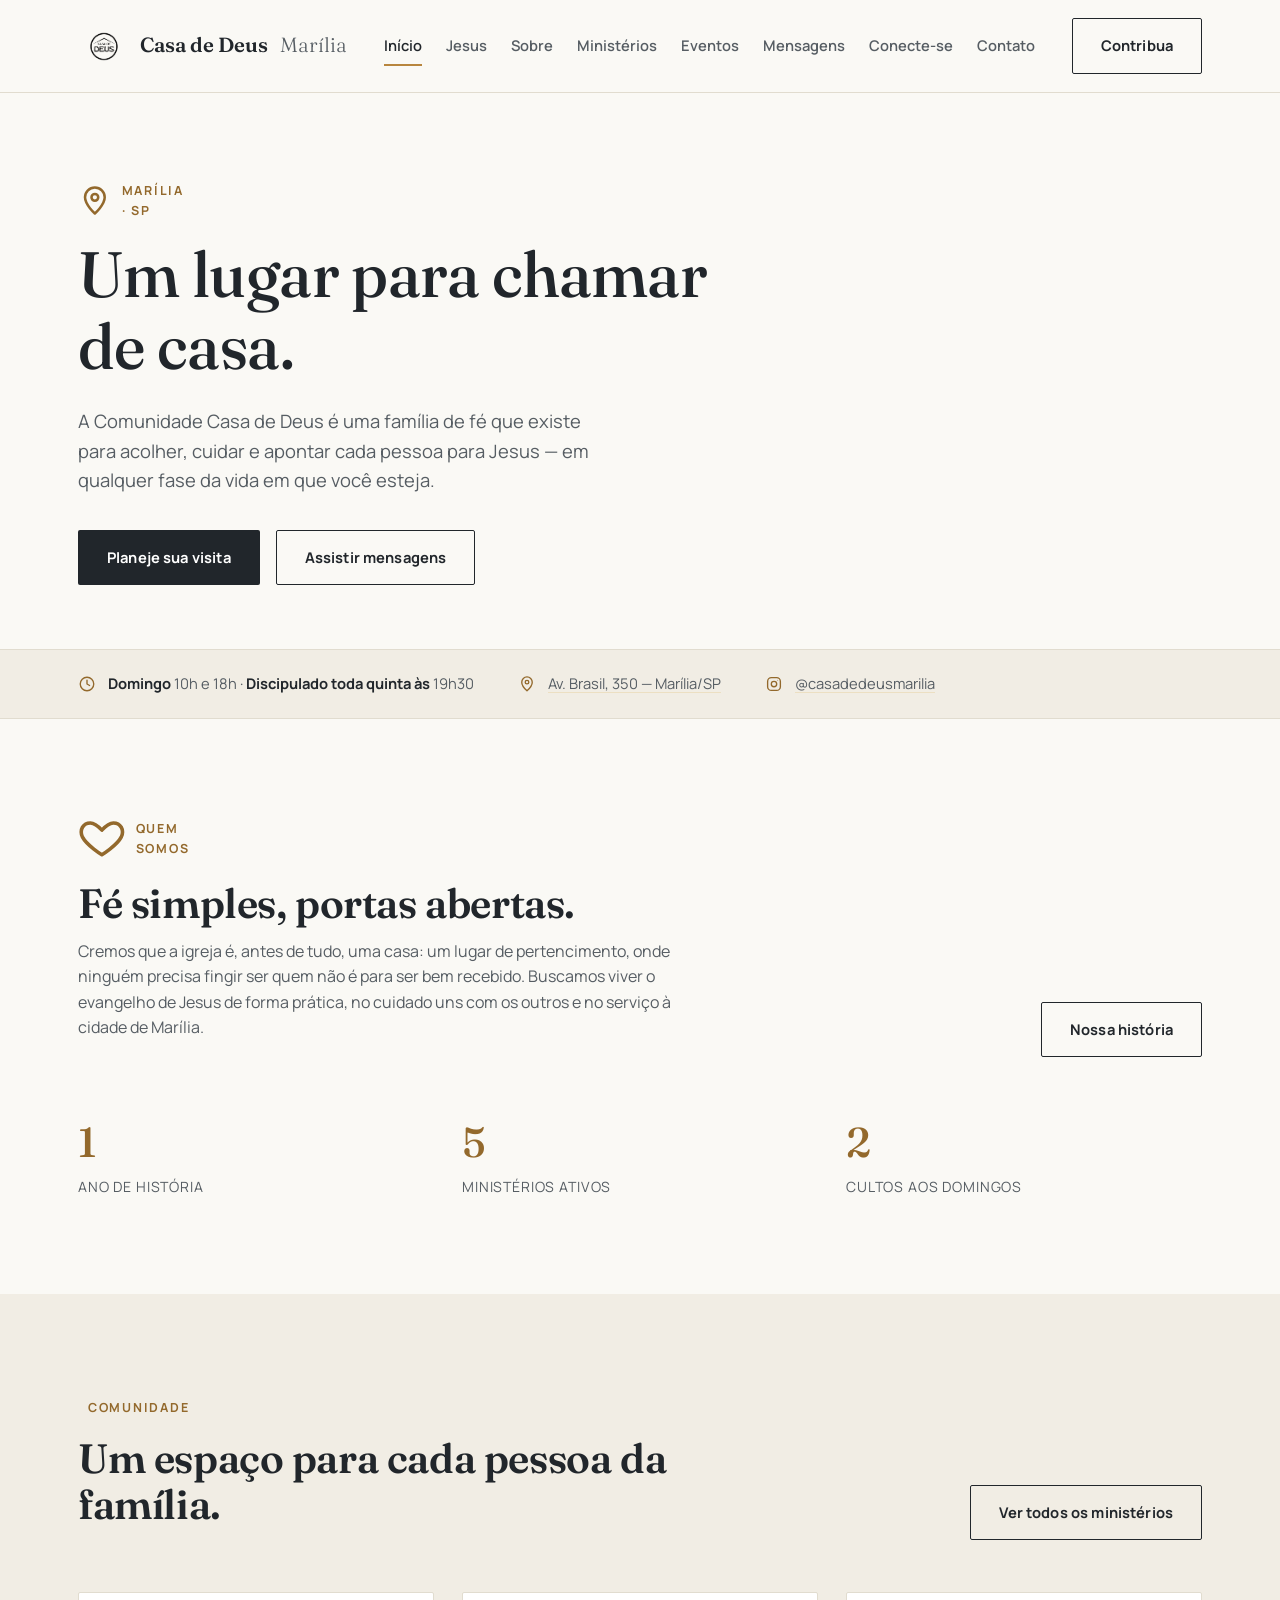
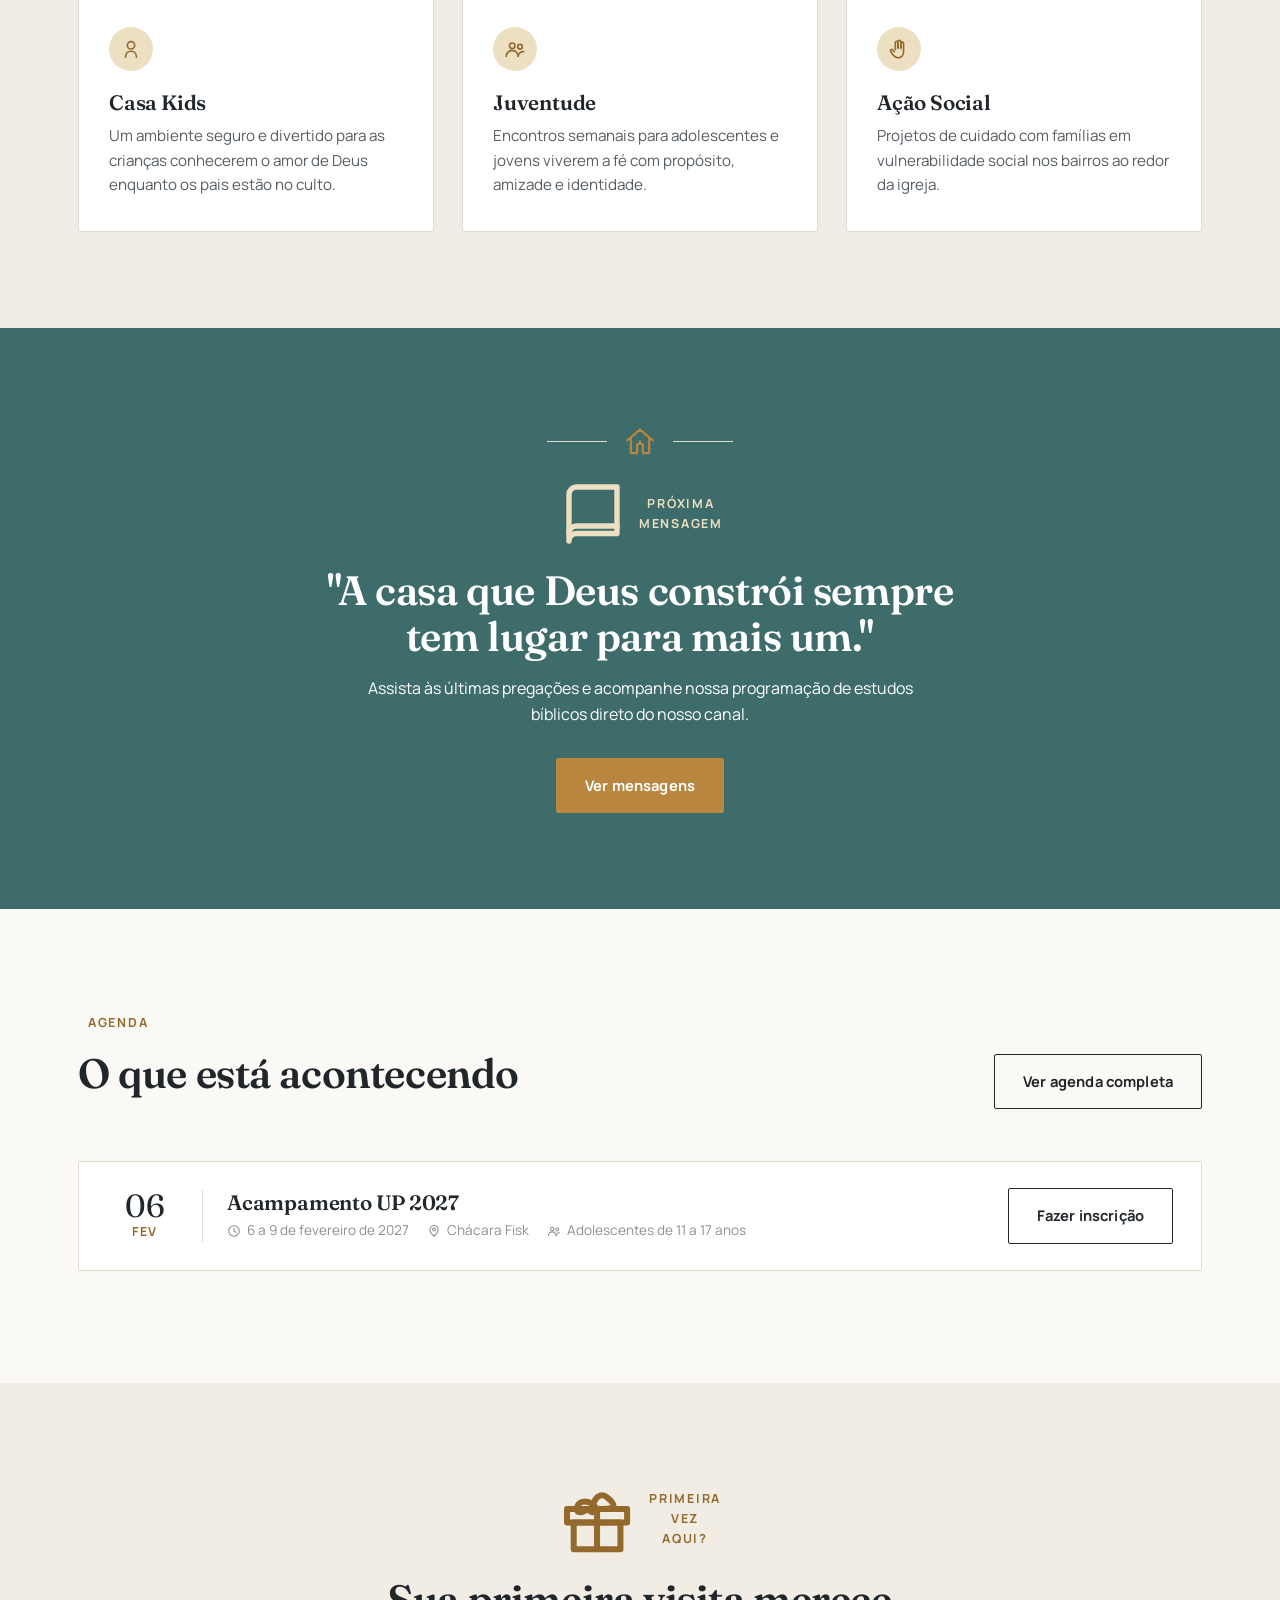
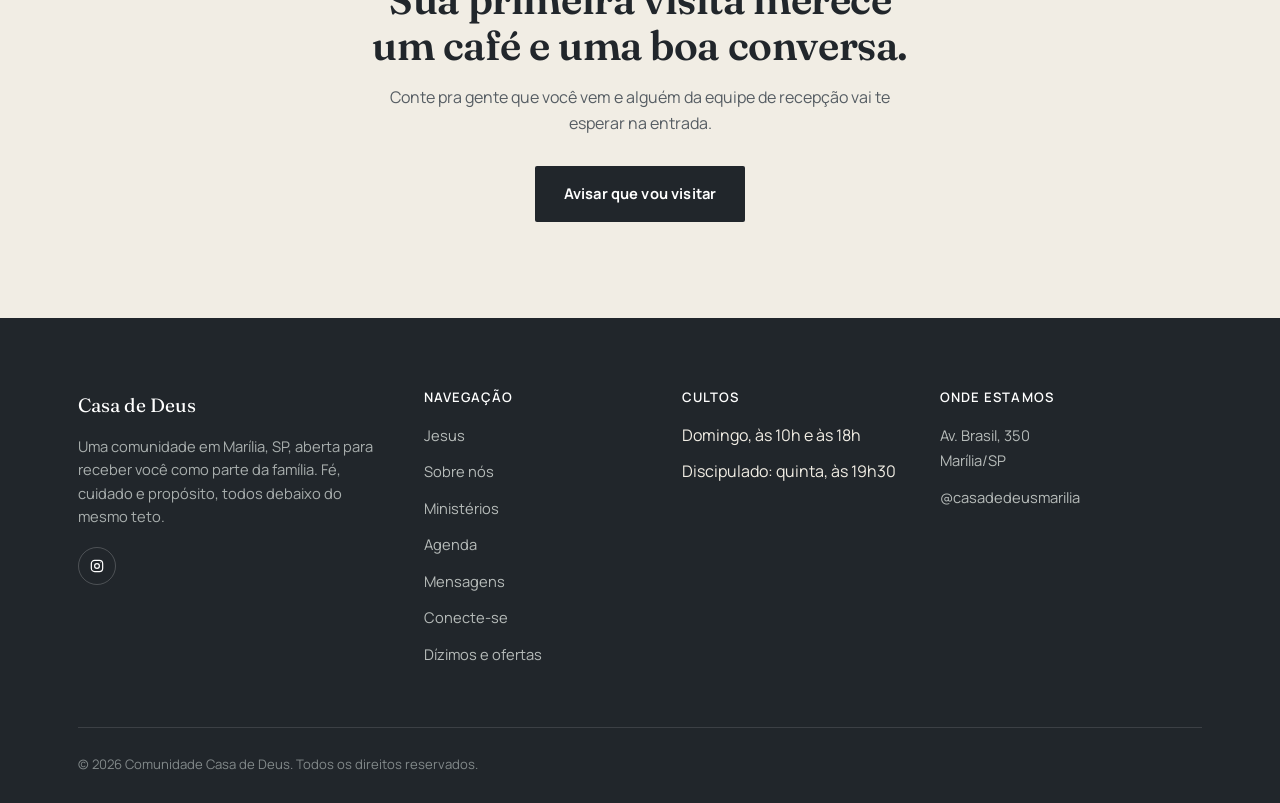
<file: index.html>
<!DOCTYPE html>
<html lang="pt-BR">
<head>
  <meta charset="UTF-8">
  <meta name="viewport" content="width=device-width, initial-scale=1.0">
  <title>Comunidade Casa de Deus — Igreja em Marília, SP</title>
  <meta name="description" content="A Comunidade Casa de Deus é uma igreja em Marília, SP. Conheça nossos horários de culto, ministérios, eventos e mensagens.">
  <link rel="icon" href="data:image/svg+xml,<svg xmlns=%22http://www.w3.org/2000/svg%22 viewBox=%220 0 24 24%22><path d=%22M3 11.5 12 4l9 7.5%22 fill=%22none%22 stroke=%22%23B8863E%22 stroke-width=%222%22 stroke-linecap=%22round%22 stroke-linejoin=%22round%22/><path d=%22M5.5 10v9.5h4V15h5v4.5h4V10%22 fill=%22none%22 stroke=%22%23B8863E%22 stroke-width=%222%22 stroke-linecap=%22round%22 stroke-linejoin=%22round%22/></svg>">
  <link rel="preconnect" href="https://fonts.googleapis.com">
  <link rel="preconnect" href="https://fonts.gstatic.com" crossorigin>
  <link href="https://fonts.googleapis.com/css2?family=Fraunces:ital,opsz,wght@0,9..144,300;0,9..144,500;0,9..144,600;1,9..144,500&family=Manrope:wght@400;500;700;800&display=swap" rel="stylesheet">
  <link rel="stylesheet" href="css/style.css">
</head>
<body>
  <header class="site-header">
    <div class="header-inner">
      <a href="index.html" class="logo"><img src="images/logo.png" alt="Comunidade Casa de Deus" class="logo-img">Casa de Deus<span>Marília</span></a>

      <nav class="main-nav" id="main-nav">
        <a href="index.html" class="active">Início</a>
        <a href="jesus.html">Jesus</a>
        <a href="sobre.html">Sobre</a>
        <a href="ministerios.html">Ministérios</a>
        <a href="eventos.html">Eventos</a>
        <a href="mensagens.html">Mensagens</a>
        <a href="conecte-se.html">Conecte-se</a>
        <a href="contato.html">Contato</a>
        <a href="ofertas.html" class="nav-mobile-only">Dízimos e ofertas</a>
      </nav>
      <div class="header-cta">
        <a href="ofertas.html" class="btn btn-ghost">Contribua</a>
        <button class="nav-toggle" id="nav-toggle" aria-label="Abrir menu" aria-expanded="false"><span></span></button>
      </div>
    </div>
  </header>

  
  <section class="hero">
    <svg class="house-mark house-watermark hero-watermark" width="520" height="520" viewBox="0 0 24 24" xmlns="http://www.w3.org/2000/svg" aria-hidden="true">
  <path d="M2 11.5 12 3l10 8.5"/>
  <path d="M5 10v10a1 1 0 0 0 1 1h4a1 1 0 0 0 1-1v-5a1 1 0 0 1 1-1h2a1 1 0 0 1 1 1v5a1 1 0 0 0 1 1h4a1 1 0 0 0 1-1V10"/>
  <circle cx="12" cy="13" r="1"/>
</svg>
    <div class="container">
      <div class="hero-inner reveal in">
        <div class="eyebrow"><svg viewBox="0 0 24 24" fill="none" stroke="currentColor" stroke-width="1.8" stroke-linecap="round" stroke-linejoin="round" xmlns="http://www.w3.org/2000/svg"><path d="M12 21s-7-6.2-7-11.5A7 7 0 0 1 19 9.5C19 14.8 12 21 12 21Z"/><circle cx="12" cy="9.5" r="2.4"/></svg> Marília · SP</div>
        <h1>Um lugar para chamar<br>de casa.</h1>
        <p class="lead">A Comunidade Casa de Deus é uma família de fé que existe para acolher, cuidar e apontar cada pessoa para Jesus — em qualquer fase da vida em que você esteja.</p>
        <div class="hero-actions">
          <a href="contato.html" class="btn btn-primary">Planeje sua visita</a>
          <a href="mensagens.html" class="btn btn-ghost">Assistir mensagens</a>
        </div>
      </div>
    </div>
  </section>

  <section class="info-strip">
    <div class="container">
      <div class="info-item"><svg viewBox="0 0 24 24" fill="none" stroke="currentColor" stroke-width="1.8" stroke-linecap="round" stroke-linejoin="round" xmlns="http://www.w3.org/2000/svg"><circle cx="12" cy="12" r="9"/><path d="M12 7v5l3.5 2"/></svg> <span><strong>Domingo</strong> 10h e 18h · <strong>Discipulado toda quinta às</strong> 19h30</span></div>
      <div class="info-item"><svg viewBox="0 0 24 24" fill="none" stroke="currentColor" stroke-width="1.8" stroke-linecap="round" stroke-linejoin="round" xmlns="http://www.w3.org/2000/svg"><path d="M12 21s-7-6.2-7-11.5A7 7 0 0 1 19 9.5C19 14.8 12 21 12 21Z"/><circle cx="12" cy="9.5" r="2.4"/></svg> <a href="https://www.google.com/maps/search/?api=1&query=Avenida+Brasil%2C+350%2C+Mar%C3%ADlia+-+SP" target="_blank" rel="noopener">Av. Brasil, 350 — Marília/SP</a></div>
      <div class="info-item"><svg viewBox="0 0 24 24" fill="none" stroke="currentColor" stroke-width="1.8" stroke-linecap="round" stroke-linejoin="round" xmlns="http://www.w3.org/2000/svg"><rect x="3.5" y="3.5" width="17" height="17" rx="5"/><circle cx="12" cy="12" r="3.6"/><circle cx="17" cy="7" r="0.6" fill="currentColor" stroke="none"/></svg> <a href="https://www.instagram.com/casadedeusmarilia/" target="_blank" rel="noopener">@casadedeusmarilia</a></div>
    </div>
  </section>

  <section class="section">
    <div class="container">
      <div class="section-head reveal">
        <div class="head-text">
          <div class="eyebrow"><svg viewBox="0 0 24 24" fill="none" stroke="currentColor" stroke-width="1.8" stroke-linecap="round" stroke-linejoin="round" xmlns="http://www.w3.org/2000/svg"><path d="M12 20s-7.5-4.6-9.8-9C.6 7.4 2.6 4 6.2 4c2 0 3.4 1 5.8 3.6C14.4 5 15.8 4 17.8 4c3.6 0 5.6 3.4 4 7C19.5 15.4 12 20 12 20Z"/></svg> Quem somos</div>
          <h2>Fé simples, portas abertas.</h2>
          <p>Cremos que a igreja é, antes de tudo, uma casa: um lugar de pertencimento, onde ninguém precisa fingir ser quem não é para ser bem recebido. Buscamos viver o evangelho de Jesus de forma prática, no cuidado uns com os outros e no serviço à cidade de Marília.</p>
        </div>
        <a href="sobre.html" class="btn btn-ghost">Nossa história</a>
      </div>
      <div class="grid grid-3">
        <div class="stat reveal"><div class="num">1</div><div class="label">Ano de história</div></div>
        <div class="stat reveal"><div class="num">5</div><div class="label">Ministérios ativos</div></div>
        <div class="stat reveal"><div class="num">2</div><div class="label">Cultos aos domingos</div></div>
      </div>
    </div>
  </section>

  <section class="section section-alt">
    <div class="container">
      <div class="section-head reveal">
        <div class="head-text">
          <div class="eyebrow"><svg viewBox="0 0 24 24" fill="none" stroke="currentColor" stroke-width="1.8" stroke-linecap="round" stroke-linejoin="round" xmlns="http://www.w3.org/2000/svg"><circle cx="9" cy="8.5" r="3"/><path d="M2.5 20a6.5 6.5 0 0 1 13 0"/><circle cx="17.5" cy="9.5" r="2.5"/><path d="M15.5 20a5.2 5.2 0 0 1 6-5"/></svg> Comunidade</div>
          <h2>Um espaço para cada pessoa da família.</h2>
        </div>
        <a href="ministerios.html" class="btn btn-ghost">Ver todos os ministérios</a>
      </div>
      <div class="grid grid-3">
        <div class="card reveal">
          <div class="card-icon"><svg viewBox="0 0 24 24" fill="none" stroke="currentColor" stroke-width="1.8" stroke-linecap="round" stroke-linejoin="round" xmlns="http://www.w3.org/2000/svg"><circle cx="12" cy="8" r="4"/><path d="M6 21c0-4 2.5-6.5 6-6.5s6 2.5 6 6.5"/></svg></div>
          <h3>Casa Kids</h3>
          <p>Um ambiente seguro e divertido para as crianças conhecerem o amor de Deus enquanto os pais estão no culto.</p>
        </div>
        <div class="card reveal">
          <div class="card-icon"><svg viewBox="0 0 24 24" fill="none" stroke="currentColor" stroke-width="1.8" stroke-linecap="round" stroke-linejoin="round" xmlns="http://www.w3.org/2000/svg"><circle cx="9" cy="8.5" r="3"/><path d="M2.5 20a6.5 6.5 0 0 1 13 0"/><circle cx="17.5" cy="9.5" r="2.5"/><path d="M15.5 20a5.2 5.2 0 0 1 6-5"/></svg></div>
          <h3>Juventude</h3>
          <p>Encontros semanais para adolescentes e jovens viverem a fé com propósito, amizade e identidade.</p>
        </div>
        <div class="card reveal">
          <div class="card-icon"><svg viewBox="0 0 24 24" fill="none" stroke="currentColor" stroke-width="1.8" stroke-linecap="round" stroke-linejoin="round" xmlns="http://www.w3.org/2000/svg"><path d="M8 12.5V5a1.5 1.5 0 0 1 3 0v6"/><path d="M11 11V4a1.5 1.5 0 0 1 3 0v7"/><path d="M14 11.3V6a1.5 1.5 0 0 1 3 0v9c0 3.9-2.5 6.5-6 6.5-2.4 0-3.8-.9-5.4-3l-2.8-4a1.4 1.4 0 0 1 2.2-1.7L7 15"/></svg></div>
          <h3>Ação Social</h3>
          <p>Projetos de cuidado com famílias em vulnerabilidade social nos bairros ao redor da igreja.</p>
        </div>
      </div>
    </div>
  </section>

  <section class="section section-teal">
    <div class="container text-center">
      <div class="divider-house"><svg class="house-mark" style="width:34px;height:34px;" viewBox="0 0 24 24" xmlns="http://www.w3.org/2000/svg" aria-hidden="true">
  <path d="M3 11.5 12 4l9 7.5"/>
  <path d="M5.5 10v9.5a1 1 0 0 0 1 1H9a1 1 0 0 0 1-1V15a1 1 0 0 1 1-1h2a1 1 0 0 1 1 1v4.5a1 1 0 0 0 1 1h2.5a1 1 0 0 0 1-1V10"/>
  <circle cx="12" cy="12.6" r="1"/>
</svg></div>
      <div class="eyebrow" style="justify-content:center;"><svg viewBox="0 0 24 24" fill="none" stroke="currentColor" stroke-width="1.8" stroke-linecap="round" stroke-linejoin="round" xmlns="http://www.w3.org/2000/svg"><path d="M4 5.5A2.5 2.5 0 0 1 6.5 3H20v15.5H6.5A2.5 2.5 0 0 0 4 21Z"/><path d="M4 18.5A2.5 2.5 0 0 1 6.5 16H20"/></svg> Próxima mensagem</div>
      <h2 style="max-width:640px; margin-left:auto; margin-right:auto;">"A casa que Deus constrói sempre tem lugar para mais um."</h2>
      <p style="max-width:560px; margin:0 auto 30px;">Assista às últimas pregações e acompanhe nossa programação de estudos bíblicos direto do nosso canal.</p>
      <a href="mensagens.html" class="btn btn-gold">Ver mensagens</a>
    </div>
  </section>

  <section class="section">
    <div class="container">
      <div class="section-head reveal">
        <div class="head-text">
          <div class="eyebrow"><svg viewBox="0 0 24 24" fill="none" stroke="currentColor" stroke-width="1.8" stroke-linecap="round" stroke-linejoin="round" xmlns="http://www.w3.org/2000/svg"><circle cx="12" cy="12" r="9"/><path d="M12 7v5l3.5 2"/></svg> Agenda</div>
          <h2>O que está acontecendo</h2>
        </div>
        <a href="eventos.html" class="btn btn-ghost">Ver agenda completa</a>
      </div>
      <div class="event-card reveal">
        <div class="event-date"><div class="day">06</div><div class="month">Fev</div></div>
        <div class="event-info">
          <h3>Acampamento UP 2027</h3>
          <div class="event-meta"><span><svg viewBox="0 0 24 24" fill="none" stroke="currentColor" stroke-width="1.8" stroke-linecap="round" stroke-linejoin="round" xmlns="http://www.w3.org/2000/svg"><circle cx="12" cy="12" r="9"/><path d="M12 7v5l3.5 2"/></svg> 6 a 9 de fevereiro de 2027</span><span><svg viewBox="0 0 24 24" fill="none" stroke="currentColor" stroke-width="1.8" stroke-linecap="round" stroke-linejoin="round" xmlns="http://www.w3.org/2000/svg"><path d="M12 21s-7-6.2-7-11.5A7 7 0 0 1 19 9.5C19 14.8 12 21 12 21Z"/><circle cx="12" cy="9.5" r="2.4"/></svg> Chácara Fisk</span><span><svg viewBox="0 0 24 24" fill="none" stroke="currentColor" stroke-width="1.8" stroke-linecap="round" stroke-linejoin="round" xmlns="http://www.w3.org/2000/svg"><circle cx="9" cy="8.5" r="3"/><path d="M2.5 20a6.5 6.5 0 0 1 13 0"/><circle cx="17.5" cy="9.5" r="2.5"/><path d="M15.5 20a5.2 5.2 0 0 1 6-5"/></svg> Adolescentes de 11 a 17 anos</span></div>
        </div>
        <a href="https://www.e-inscricao.com/casadedeusmarilia/acampamentoup2027" target="_blank" rel="noopener" class="btn btn-ghost">Fazer inscrição</a>
      </div>
    </div>
  </section>

  <section class="section section-alt">
    <div class="container text-center reveal">
      <div class="eyebrow" style="justify-content:center;"><svg viewBox="0 0 24 24" fill="none" stroke="currentColor" stroke-width="1.8" stroke-linecap="round" stroke-linejoin="round" xmlns="http://www.w3.org/2000/svg"><rect x="3" y="9" width="18" height="4"/><rect x="5" y="13" width="14" height="8"/><path d="M12 9v12M12 9C10 6 6 6 6 9c0 1.3 1.3 1.3 3 0 1.7 1.3 3 1.3 3 0-2.7 0 0-6 3-3.5S18 9 12 9Z"/></svg> Primeira vez aqui?</div>
      <h2 style="max-width:560px; margin:0 auto .4em;">Sua primeira visita merece um café e uma boa conversa.</h2>
      <p style="max-width:520px; margin:0 auto 30px;">Conte pra gente que você vem e alguém da equipe de recepção vai te esperar na entrada.</p>
      <a href="contato.html" class="btn btn-primary">Avisar que vou visitar</a>
    </div>
  </section>


  <footer class="site-footer">
    <div class="container">
      <div class="footer-grid">
        <div class="footer-col">
          <div class="footer-logo">Casa de Deus</div>
          <p>Uma comunidade em Marília, SP, aberta para receber você como parte da família. Fé, cuidado e propósito, todos debaixo do mesmo teto.</p>
          <div class="social-row">
            <a href="https://www.instagram.com/casadedeusmarilia/" target="_blank" rel="noopener" aria-label="Instagram da Casa de Deus"><svg viewBox="0 0 24 24" fill="none" stroke="currentColor" stroke-width="1.8" stroke-linecap="round" stroke-linejoin="round" xmlns="http://www.w3.org/2000/svg"><rect x="3.5" y="3.5" width="17" height="17" rx="5"/><circle cx="12" cy="12" r="3.6"/><circle cx="17" cy="7" r="0.6" fill="currentColor" stroke="none"/></svg></a>
          </div>
        </div>
        <div class="footer-col">
          <h4>Navegação</h4>
          <ul>
            <li><a href="jesus.html">Jesus</a></li>
            <li><a href="sobre.html">Sobre nós</a></li>
            <li><a href="ministerios.html">Ministérios</a></li>
            <li><a href="eventos.html">Agenda</a></li>
            <li><a href="mensagens.html">Mensagens</a></li>
            <li><a href="conecte-se.html">Conecte-se</a></li>
            <li><a href="ofertas.html">Dízimos e ofertas</a></li>
          </ul>
        </div>
        <div class="footer-col">
          <h4>Cultos</h4>
          <ul>
            <li>Domingo, às 10h e às 18h</li>
            <li>Discipulado: quinta, às 19h30</li>
          </ul>
        </div>
        <div class="footer-col">
          <h4>Onde estamos</h4>
          <ul>
            <li><a href="https://www.google.com/maps/search/?api=1&query=Avenida+Brasil%2C+350%2C+Mar%C3%ADlia+-+SP" target="_blank" rel="noopener">Av. Brasil, 350<br>Marília/SP</a></li>
            <li><a href="https://www.instagram.com/casadedeusmarilia/" target="_blank" rel="noopener">@casadedeusmarilia</a></li>
          </ul>
        </div>
      </div>
      <div class="footer-bottom">
        <span>© <span data-year></span> Comunidade Casa de Deus. Todos os direitos reservados.</span>
      </div>
    </div>
  </footer>

  <script src="js/script.js"></script>
</body>
</html>
</file>
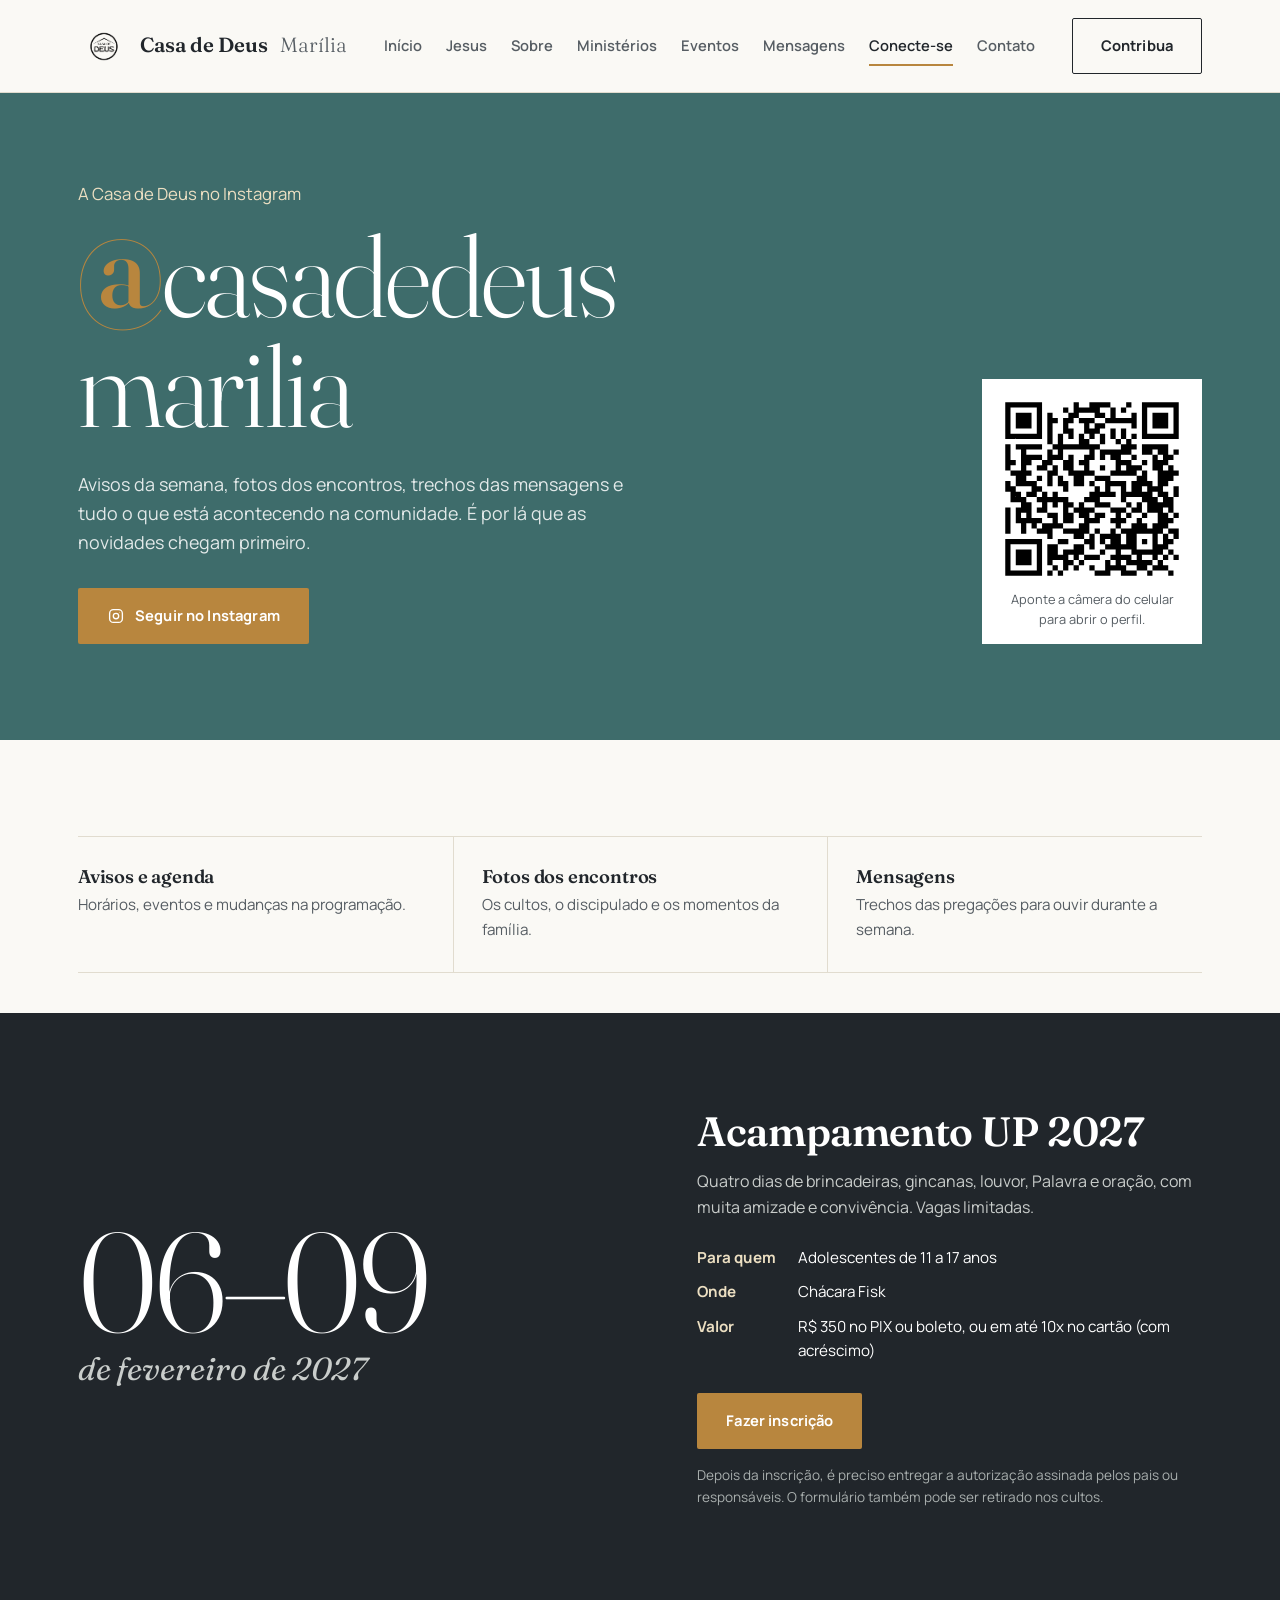
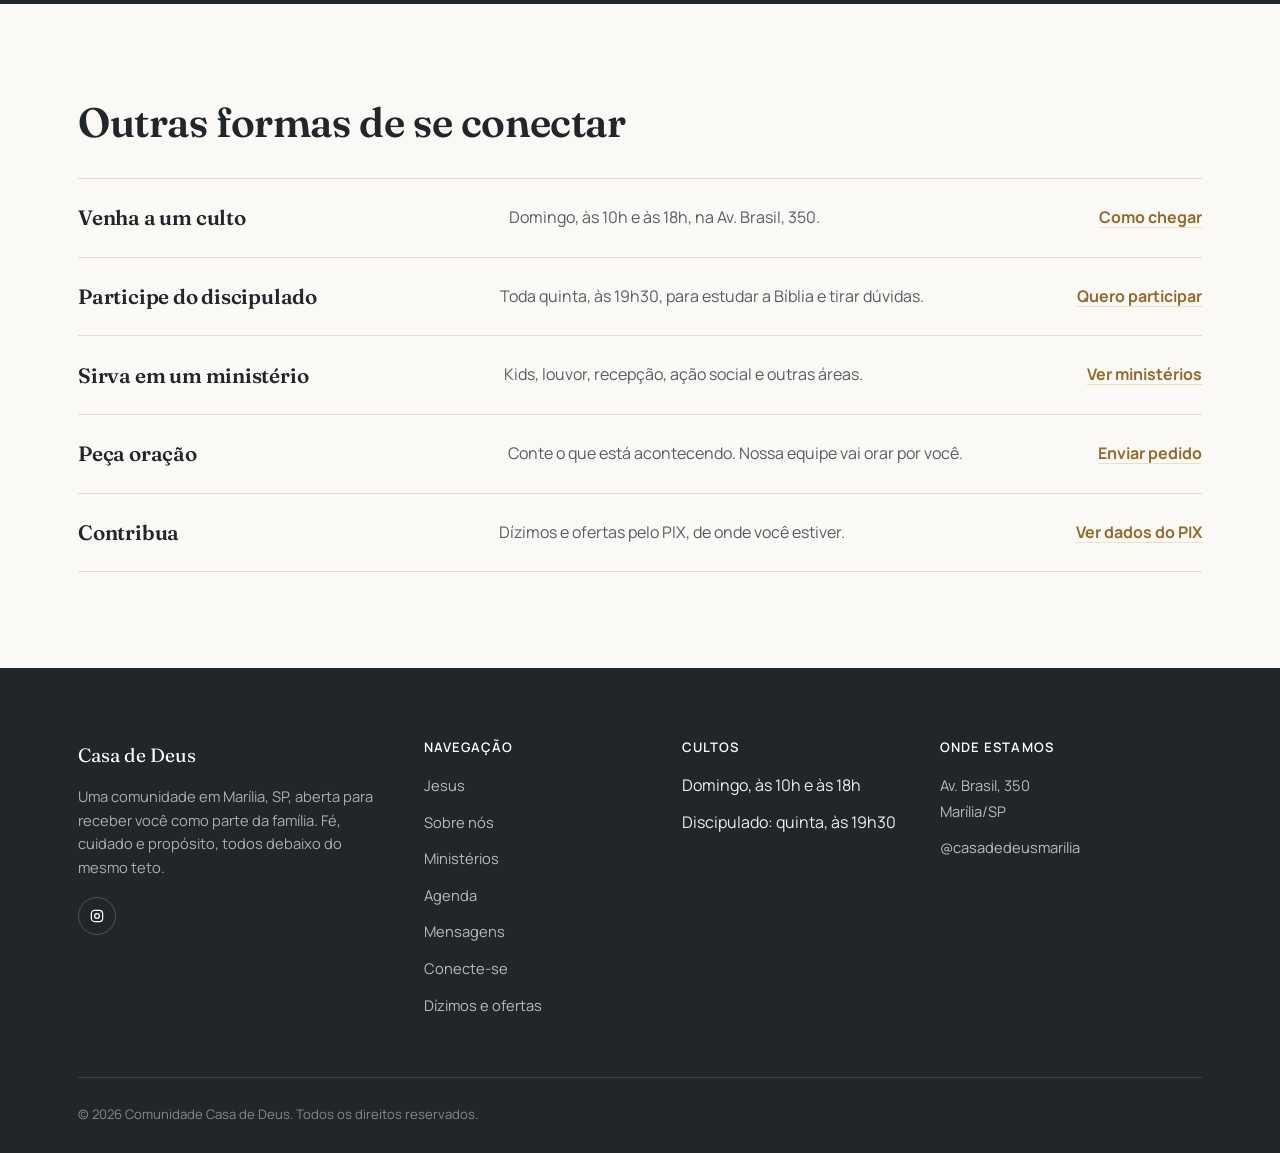
<file: conecte-se.html>
<!DOCTYPE html>
<html lang="pt-BR">
<head>
  <meta charset="UTF-8">
  <meta name="viewport" content="width=device-width, initial-scale=1.0">
  <title>Conecte-se — Comunidade Casa de Deus</title>
  <meta name="description" content="Siga a Casa de Deus no Instagram, inscreva-se no Acampamento UP 2027 e veja como fazer parte da comunidade em Marília.">
  <link rel="icon" href="data:image/svg+xml,<svg xmlns=%22http://www.w3.org/2000/svg%22 viewBox=%220 0 24 24%22><path d=%22M3 11.5 12 4l9 7.5%22 fill=%22none%22 stroke=%22%23B8863E%22 stroke-width=%222%22 stroke-linecap=%22round%22 stroke-linejoin=%22round%22/><path d=%22M5.5 10v9.5h4V15h5v4.5h4V10%22 fill=%22none%22 stroke=%22%23B8863E%22 stroke-width=%222%22 stroke-linecap=%22round%22 stroke-linejoin=%22round%22/></svg>">
  <link rel="preconnect" href="https://fonts.googleapis.com">
  <link rel="preconnect" href="https://fonts.gstatic.com" crossorigin>
  <link href="https://fonts.googleapis.com/css2?family=Fraunces:ital,opsz,wght@0,9..144,300;0,9..144,500;0,9..144,600;1,9..144,500&family=Manrope:wght@400;500;700;800&display=swap" rel="stylesheet">
  <link rel="stylesheet" href="css/style.css">
</head>

<body>
  <header class="site-header">
    <div class="header-inner">
      <a href="index.html" class="logo"><img src="images/logo.png" alt="Comunidade Casa de Deus" class="logo-img">Casa de Deus<span>Marília</span></a>

      <nav class="main-nav" id="main-nav">
        <a href="index.html">Início</a>
        <a href="jesus.html">Jesus</a>
        <a href="sobre.html">Sobre</a>
        <a href="ministerios.html">Ministérios</a>
        <a href="eventos.html">Eventos</a>
        <a href="mensagens.html">Mensagens</a>
        <a href="conecte-se.html" class="active">Conecte-se</a>
        <a href="contato.html">Contato</a>
        <a href="ofertas.html" class="nav-mobile-only">Dízimos e ofertas</a>
      </nav>
      <div class="header-cta">
        <a href="ofertas.html" class="btn btn-ghost">Contribua</a>
        <button class="nav-toggle" id="nav-toggle" aria-label="Abrir menu" aria-expanded="false"><span></span></button>
      </div>
    </div>
  </header>

  <main>
  <section class="ig-hero">
    <div class="container">
      <div>
        <p class="kicker">A Casa de Deus no Instagram</p>
        <p class="ig-handle"><a href="https://www.instagram.com/casadedeusmarilia/" target="_blank" rel="noopener"><span class="at">@</span>casadedeus<br>marilia</a></p>
        <p class="lead">Avisos da semana, fotos dos encontros, trechos das mensagens e tudo o que está acontecendo na comunidade. É por lá que as novidades chegam primeiro.</p>
        <a href="https://www.instagram.com/casadedeusmarilia/" target="_blank" rel="noopener" class="btn btn-gold"><svg viewBox="0 0 24 24" fill="none" stroke="currentColor" stroke-width="1.8" stroke-linecap="round" stroke-linejoin="round" xmlns="http://www.w3.org/2000/svg"><rect x="3.5" y="3.5" width="17" height="17" rx="5"/><circle cx="12" cy="12" r="3.6"/><circle cx="17" cy="7" r="0.6" fill="currentColor" stroke="none"/></svg> Seguir no Instagram</a>
      </div>
      <div class="ig-qr">
        <img src="images/instagram-qrcode.svg" alt="QR code para o Instagram @casadedeusmarilia" width="184" height="184">
        <p>Aponte a câmera do celular para abrir o perfil.</p>
      </div>
    </div>
  </section>

  <section class="section" style="padding-bottom:40px;">
    <div class="container">
      <div class="ig-topics">
        <div><h3>Avisos e agenda</h3><p>Horários, eventos e mudanças na programação.</p></div>
        <div><h3>Fotos dos encontros</h3><p>Os cultos, o discipulado e os momentos da família.</p></div>
        <div><h3>Mensagens</h3><p>Trechos das pregações para ouvir durante a semana.</p></div>
      </div>
    </div>
  </section>

  <section class="section camp" id="acampamento">
    <div class="container">
      <p class="camp-date"><span class="days">06–09</span><span class="month">de fevereiro de 2027</span></p>
      <div>
        <h2>Acampamento UP 2027</h2>
        <p>Quatro dias de brincadeiras, gincanas, louvor, Palavra e oração, com muita amizade e convivência. Vagas limitadas.</p>
        <dl>
          <dt>Para quem</dt><dd>Adolescentes de 11 a 17 anos</dd>
          <dt>Onde</dt><dd>Chácara Fisk</dd>
          <dt>Valor</dt><dd>R$ 350 no PIX ou boleto, ou em até 10x no cartão (com acréscimo)</dd>
        </dl>
        <a href="https://www.e-inscricao.com/casadedeusmarilia/acampamentoup2027" target="_blank" rel="noopener" class="btn btn-gold">Fazer inscrição</a>
        <p class="note">Depois da inscrição, é preciso entregar a autorização assinada pelos pais ou responsáveis. O formulário também pode ser retirado nos cultos.</p>
      </div>
    </div>
  </section>

  <section class="section">
    <div class="container">
      <h2 style="margin-bottom:32px;">Outras formas de se conectar</h2>
      <div class="connect-list">
        <div class="connect-row"><h3>Venha a um culto</h3><p>Domingo, às 10h e às 18h, na Av. Brasil, 350.</p><a class="link" href="https://www.google.com/maps/search/?api=1&query=Avenida+Brasil%2C+350%2C+Mar%C3%ADlia+-+SP" target="_blank" rel="noopener">Como chegar</a></div>
        <div class="connect-row"><h3>Participe do discipulado</h3><p>Toda quinta, às 19h30, para estudar a Bíblia e tirar dúvidas.</p><a class="link" href="contato.html">Quero participar</a></div>
        <div class="connect-row"><h3>Sirva em um ministério</h3><p>Kids, louvor, recepção, ação social e outras áreas.</p><a class="link" href="ministerios.html">Ver ministérios</a></div>
        <div class="connect-row"><h3>Peça oração</h3><p>Conte o que está acontecendo. Nossa equipe vai orar por você.</p><a class="link" href="contato.html">Enviar pedido</a></div>
        <div class="connect-row"><h3>Contribua</h3><p>Dízimos e ofertas pelo PIX, de onde você estiver.</p><a class="link" href="ofertas.html">Ver dados do PIX</a></div>
      </div>
    </div>
  </section>
  </main>

  <footer class="site-footer">
    <div class="container">
      <div class="footer-grid">
        <div class="footer-col">
          <div class="footer-logo">Casa de Deus</div>
          <p>Uma comunidade em Marília, SP, aberta para receber você como parte da família. Fé, cuidado e propósito, todos debaixo do mesmo teto.</p>
          <div class="social-row">
            <a href="https://www.instagram.com/casadedeusmarilia/" target="_blank" rel="noopener" aria-label="Instagram da Casa de Deus"><svg viewBox="0 0 24 24" fill="none" stroke="currentColor" stroke-width="1.8" stroke-linecap="round" stroke-linejoin="round" xmlns="http://www.w3.org/2000/svg"><rect x="3.5" y="3.5" width="17" height="17" rx="5"/><circle cx="12" cy="12" r="3.6"/><circle cx="17" cy="7" r="0.6" fill="currentColor" stroke="none"/></svg></a>
          </div>
        </div>
        <div class="footer-col">
          <h4>Navegação</h4>
          <ul>
            <li><a href="jesus.html">Jesus</a></li>
            <li><a href="sobre.html">Sobre nós</a></li>
            <li><a href="ministerios.html">Ministérios</a></li>
            <li><a href="eventos.html">Agenda</a></li>
            <li><a href="mensagens.html">Mensagens</a></li>
            <li><a href="conecte-se.html">Conecte-se</a></li>
            <li><a href="ofertas.html">Dízimos e ofertas</a></li>
          </ul>
        </div>
        <div class="footer-col">
          <h4>Cultos</h4>
          <ul>
            <li>Domingo, às 10h e às 18h</li>
            <li>Discipulado: quinta, às 19h30</li>
          </ul>
        </div>
        <div class="footer-col">
          <h4>Onde estamos</h4>
          <ul>
            <li><a href="https://www.google.com/maps/search/?api=1&query=Avenida+Brasil%2C+350%2C+Mar%C3%ADlia+-+SP" target="_blank" rel="noopener">Av. Brasil, 350<br>Marília/SP</a></li>
            <li><a href="https://www.instagram.com/casadedeusmarilia/" target="_blank" rel="noopener">@casadedeusmarilia</a></li>
          </ul>
        </div>
      </div>
      <div class="footer-bottom">
        <span>© <span data-year></span> Comunidade Casa de Deus. Todos os direitos reservados.</span>
      </div>
    </div>
  </footer>

  <script src="js/script.js"></script>
</body>
</html>
</file>
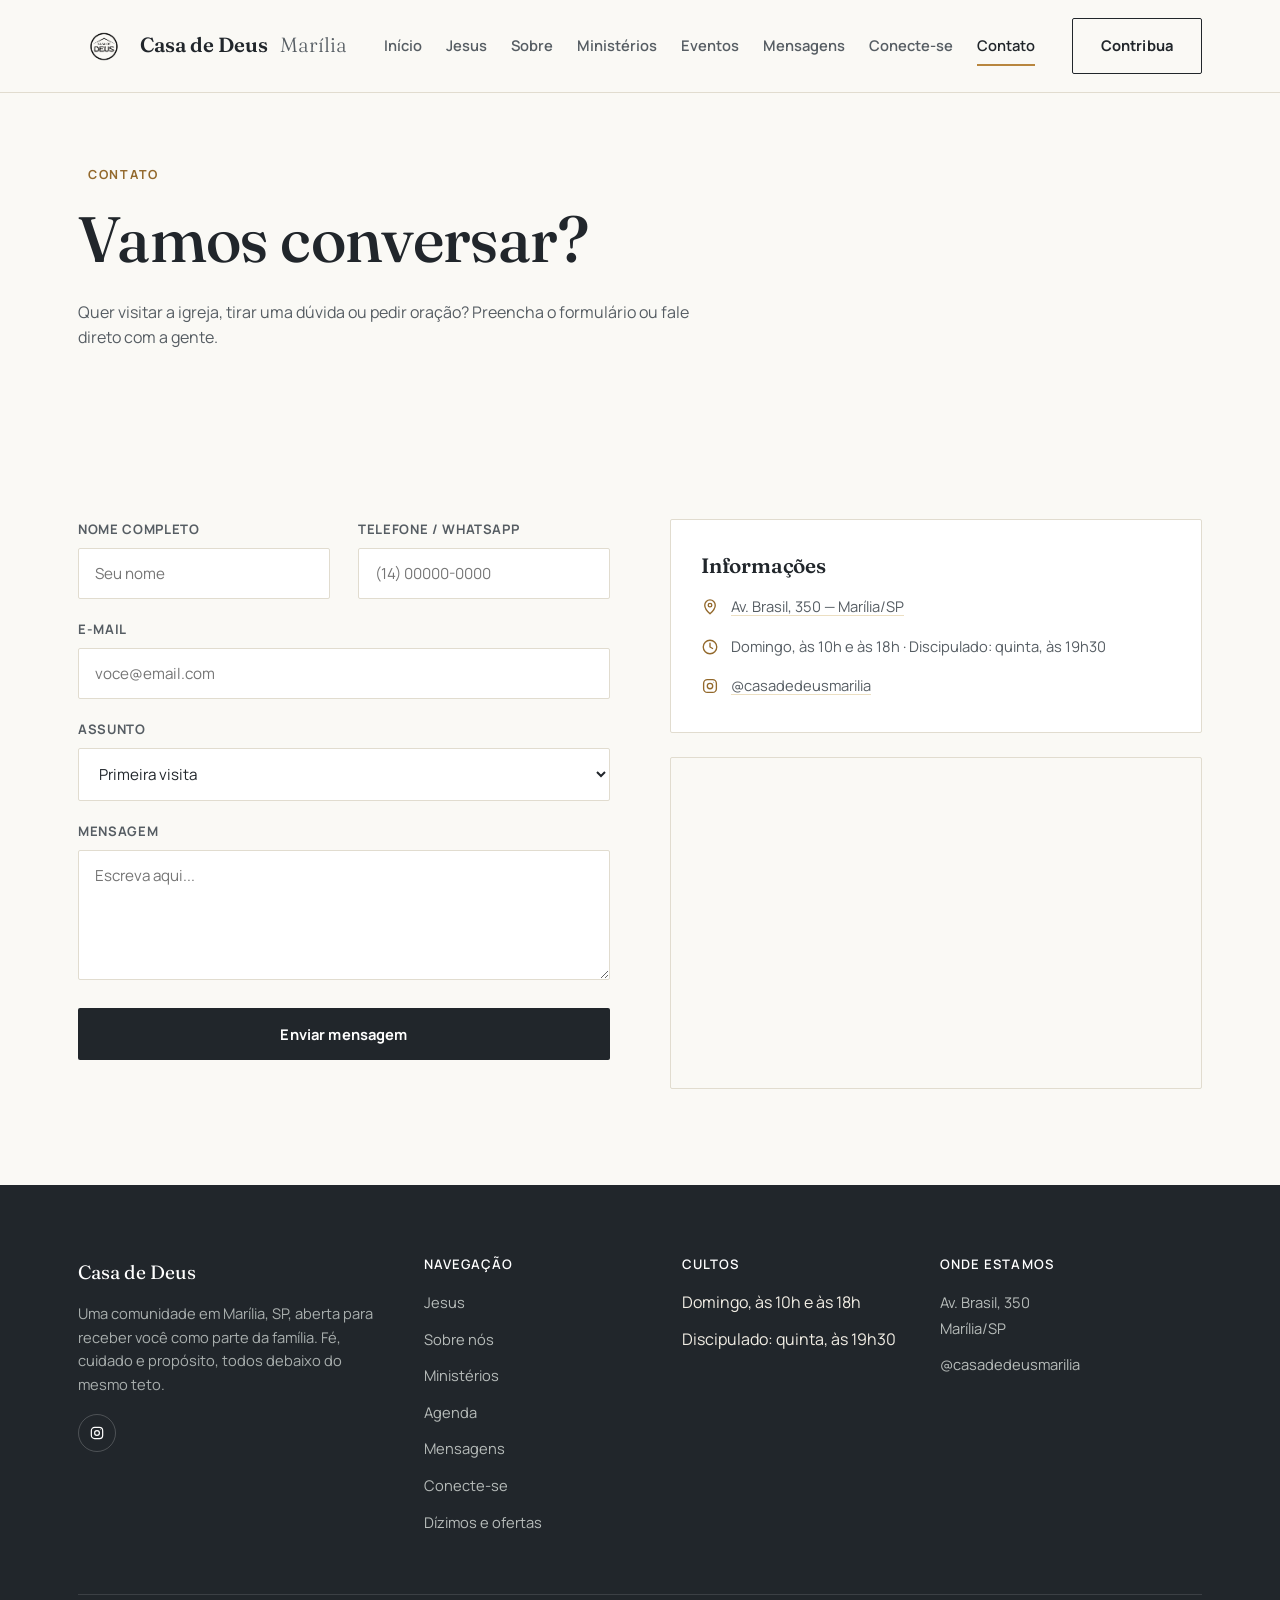
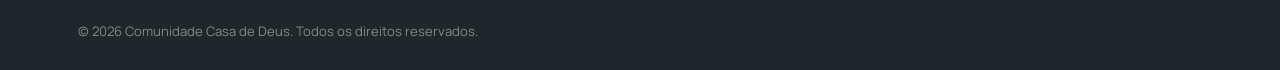
<file: contato.html>
<!DOCTYPE html>
<html lang="pt-BR">
<head>
  <meta charset="UTF-8">
  <meta name="viewport" content="width=device-width, initial-scale=1.0">
  <title>Contato — Comunidade Casa de Deus</title>
  <meta name="description" content="Entre em contato com a Comunidade Casa de Deus em Marília, SP. Endereço, telefone, horários de culto e formulário de contato.">
  <link rel="icon" href="data:image/svg+xml,<svg xmlns=%22http://www.w3.org/2000/svg%22 viewBox=%220 0 24 24%22><path d=%22M3 11.5 12 4l9 7.5%22 fill=%22none%22 stroke=%22%23B8863E%22 stroke-width=%222%22 stroke-linecap=%22round%22 stroke-linejoin=%22round%22/><path d=%22M5.5 10v9.5h4V15h5v4.5h4V10%22 fill=%22none%22 stroke=%22%23B8863E%22 stroke-width=%222%22 stroke-linecap=%22round%22 stroke-linejoin=%22round%22/></svg>">
  <link rel="preconnect" href="https://fonts.googleapis.com">
  <link rel="preconnect" href="https://fonts.gstatic.com" crossorigin>
  <link href="https://fonts.googleapis.com/css2?family=Fraunces:ital,opsz,wght@0,9..144,300;0,9..144,500;0,9..144,600;1,9..144,500&family=Manrope:wght@400;500;700;800&display=swap" rel="stylesheet">
  <link rel="stylesheet" href="css/style.css">
</head>
<body>
  <header class="site-header">
    <div class="header-inner">
      <a href="index.html" class="logo"><img src="images/logo.png" alt="Comunidade Casa de Deus" class="logo-img">Casa de Deus<span>Marília</span></a>

      <nav class="main-nav" id="main-nav">
        <a href="index.html">Início</a>
        <a href="jesus.html">Jesus</a>
        <a href="sobre.html">Sobre</a>
        <a href="ministerios.html">Ministérios</a>
        <a href="eventos.html">Eventos</a>
        <a href="mensagens.html">Mensagens</a>
        <a href="conecte-se.html">Conecte-se</a>
        <a href="contato.html" class="active">Contato</a>
        <a href="ofertas.html" class="nav-mobile-only">Dízimos e ofertas</a>
      </nav>
      <div class="header-cta">
        <a href="ofertas.html" class="btn btn-ghost">Contribua</a>
        <button class="nav-toggle" id="nav-toggle" aria-label="Abrir menu" aria-expanded="false"><span></span></button>
      </div>
    </div>
  </header>

  
  <section class="page-hero">
    <svg class="house-mark house-watermark hero-watermark" width="380" height="380" viewBox="0 0 24 24" xmlns="http://www.w3.org/2000/svg" aria-hidden="true">
  <path d="M2 11.5 12 3l10 8.5"/>
  <path d="M5 10v10a1 1 0 0 0 1 1h4a1 1 0 0 0 1-1v-5a1 1 0 0 1 1-1h2a1 1 0 0 1 1 1v5a1 1 0 0 0 1 1h4a1 1 0 0 0 1-1V10"/>
  <circle cx="12" cy="13" r="1"/>
</svg>
    <div class="container reveal in">
      <div class="eyebrow"><svg viewBox="0 0 24 24" fill="none" stroke="currentColor" stroke-width="1.8" stroke-linecap="round" stroke-linejoin="round" xmlns="http://www.w3.org/2000/svg"><rect x="3" y="5" width="18" height="14" rx="2"/><path d="m4 6.5 8 6.5 8-6.5"/></svg> Contato</div>
      <h1>Vamos conversar?</h1>
      <p class="lead">Quer visitar a igreja, tirar uma dúvida ou pedir oração? Preencha o formulário ou fale direto com a gente.</p>
    </div>
  </section>

  <section class="section">
    <div class="container">
      <div class="grid grid-2" style="align-items:flex-start; gap:60px;">
        <div class="reveal">
          <form id="contact-form">
            <div class="grid grid-2">
              <div class="field">
                <label for="name">Nome completo</label>
                <input type="text" id="name" name="name" placeholder="Seu nome" required>
              </div>
              <div class="field">
                <label for="phone">Telefone / WhatsApp</label>
                <input type="tel" id="phone" name="phone" placeholder="(14) 00000-0000">
              </div>
            </div>
            <div class="field">
              <label for="email">E-mail</label>
              <input type="email" id="email" name="email" placeholder="voce@email.com" required>
            </div>
            <div class="field">
              <label for="subject">Assunto</label>
              <select id="subject" name="subject">
                <option>Primeira visita</option>
                <option>Pedido de oração</option>
                <option>Quero servir em um ministério</option>
                <option>Dúvida geral</option>
              </select>
            </div>
            <div class="field">
              <label for="message">Mensagem</label>
              <textarea id="message" name="message" placeholder="Escreva aqui..."></textarea>
            </div>
            <button type="submit" class="btn btn-primary btn-block">Enviar mensagem</button>
            <p id="form-feedback" style="display:none; margin-top:16px; font-size:.88rem; color:var(--teal);"></p>
          </form>
        </div>

        <div class="reveal">
          <div class="card" style="margin-bottom:24px;">
            <h3 style="margin-bottom:18px;">Informações</h3>
            <div style="display:flex; flex-direction:column; gap:16px;">
              <div class="info-item"><svg viewBox="0 0 24 24" fill="none" stroke="currentColor" stroke-width="1.8" stroke-linecap="round" stroke-linejoin="round" xmlns="http://www.w3.org/2000/svg"><path d="M12 21s-7-6.2-7-11.5A7 7 0 0 1 19 9.5C19 14.8 12 21 12 21Z"/><circle cx="12" cy="9.5" r="2.4"/></svg> <a href="https://www.google.com/maps/search/?api=1&query=Avenida+Brasil%2C+350%2C+Mar%C3%ADlia+-+SP" target="_blank" rel="noopener">Av. Brasil, 350 — Marília/SP</a></div>
              <div class="info-item"><svg viewBox="0 0 24 24" fill="none" stroke="currentColor" stroke-width="1.8" stroke-linecap="round" stroke-linejoin="round" xmlns="http://www.w3.org/2000/svg"><circle cx="12" cy="12" r="9"/><path d="M12 7v5l3.5 2"/></svg> <span>Domingo, às 10h e às 18h · Discipulado: quinta, às 19h30</span></div>
              <div class="info-item"><svg viewBox="0 0 24 24" fill="none" stroke="currentColor" stroke-width="1.8" stroke-linecap="round" stroke-linejoin="round" xmlns="http://www.w3.org/2000/svg"><rect x="3.5" y="3.5" width="17" height="17" rx="5"/><circle cx="12" cy="12" r="3.6"/><circle cx="17" cy="7" r="0.6" fill="currentColor" stroke="none"/></svg> <a href="https://www.instagram.com/casadedeusmarilia/" target="_blank" rel="noopener">@casadedeusmarilia</a></div>
            </div>
          </div>
          <div class="map-frame">
            <iframe src="https://www.google.com/maps?q=Avenida+Brasil,+350,+Mar%C3%ADlia+-+SP&output=embed" loading="lazy" referrerpolicy="no-referrer-when-downgrade" title="Mapa de localização"></iframe>
          </div>
        </div>
      </div>
    </div>
  </section>


  <footer class="site-footer">
    <div class="container">
      <div class="footer-grid">
        <div class="footer-col">
          <div class="footer-logo">Casa de Deus</div>
          <p>Uma comunidade em Marília, SP, aberta para receber você como parte da família. Fé, cuidado e propósito, todos debaixo do mesmo teto.</p>
          <div class="social-row">
            <a href="https://www.instagram.com/casadedeusmarilia/" target="_blank" rel="noopener" aria-label="Instagram da Casa de Deus"><svg viewBox="0 0 24 24" fill="none" stroke="currentColor" stroke-width="1.8" stroke-linecap="round" stroke-linejoin="round" xmlns="http://www.w3.org/2000/svg"><rect x="3.5" y="3.5" width="17" height="17" rx="5"/><circle cx="12" cy="12" r="3.6"/><circle cx="17" cy="7" r="0.6" fill="currentColor" stroke="none"/></svg></a>
          </div>
        </div>
        <div class="footer-col">
          <h4>Navegação</h4>
          <ul>
            <li><a href="jesus.html">Jesus</a></li>
            <li><a href="sobre.html">Sobre nós</a></li>
            <li><a href="ministerios.html">Ministérios</a></li>
            <li><a href="eventos.html">Agenda</a></li>
            <li><a href="mensagens.html">Mensagens</a></li>
            <li><a href="conecte-se.html">Conecte-se</a></li>
            <li><a href="ofertas.html">Dízimos e ofertas</a></li>
          </ul>
        </div>
        <div class="footer-col">
          <h4>Cultos</h4>
          <ul>
            <li>Domingo, às 10h e às 18h</li>
            <li>Discipulado: quinta, às 19h30</li>
          </ul>
        </div>
        <div class="footer-col">
          <h4>Onde estamos</h4>
          <ul>
            <li><a href="https://www.google.com/maps/search/?api=1&query=Avenida+Brasil%2C+350%2C+Mar%C3%ADlia+-+SP" target="_blank" rel="noopener">Av. Brasil, 350<br>Marília/SP</a></li>
            <li><a href="https://www.instagram.com/casadedeusmarilia/" target="_blank" rel="noopener">@casadedeusmarilia</a></li>
          </ul>
        </div>
      </div>
      <div class="footer-bottom">
        <span>© <span data-year></span> Comunidade Casa de Deus. Todos os direitos reservados.</span>
      </div>
    </div>
  </footer>

  <script src="js/script.js"></script>
</body>
</html>
</file>
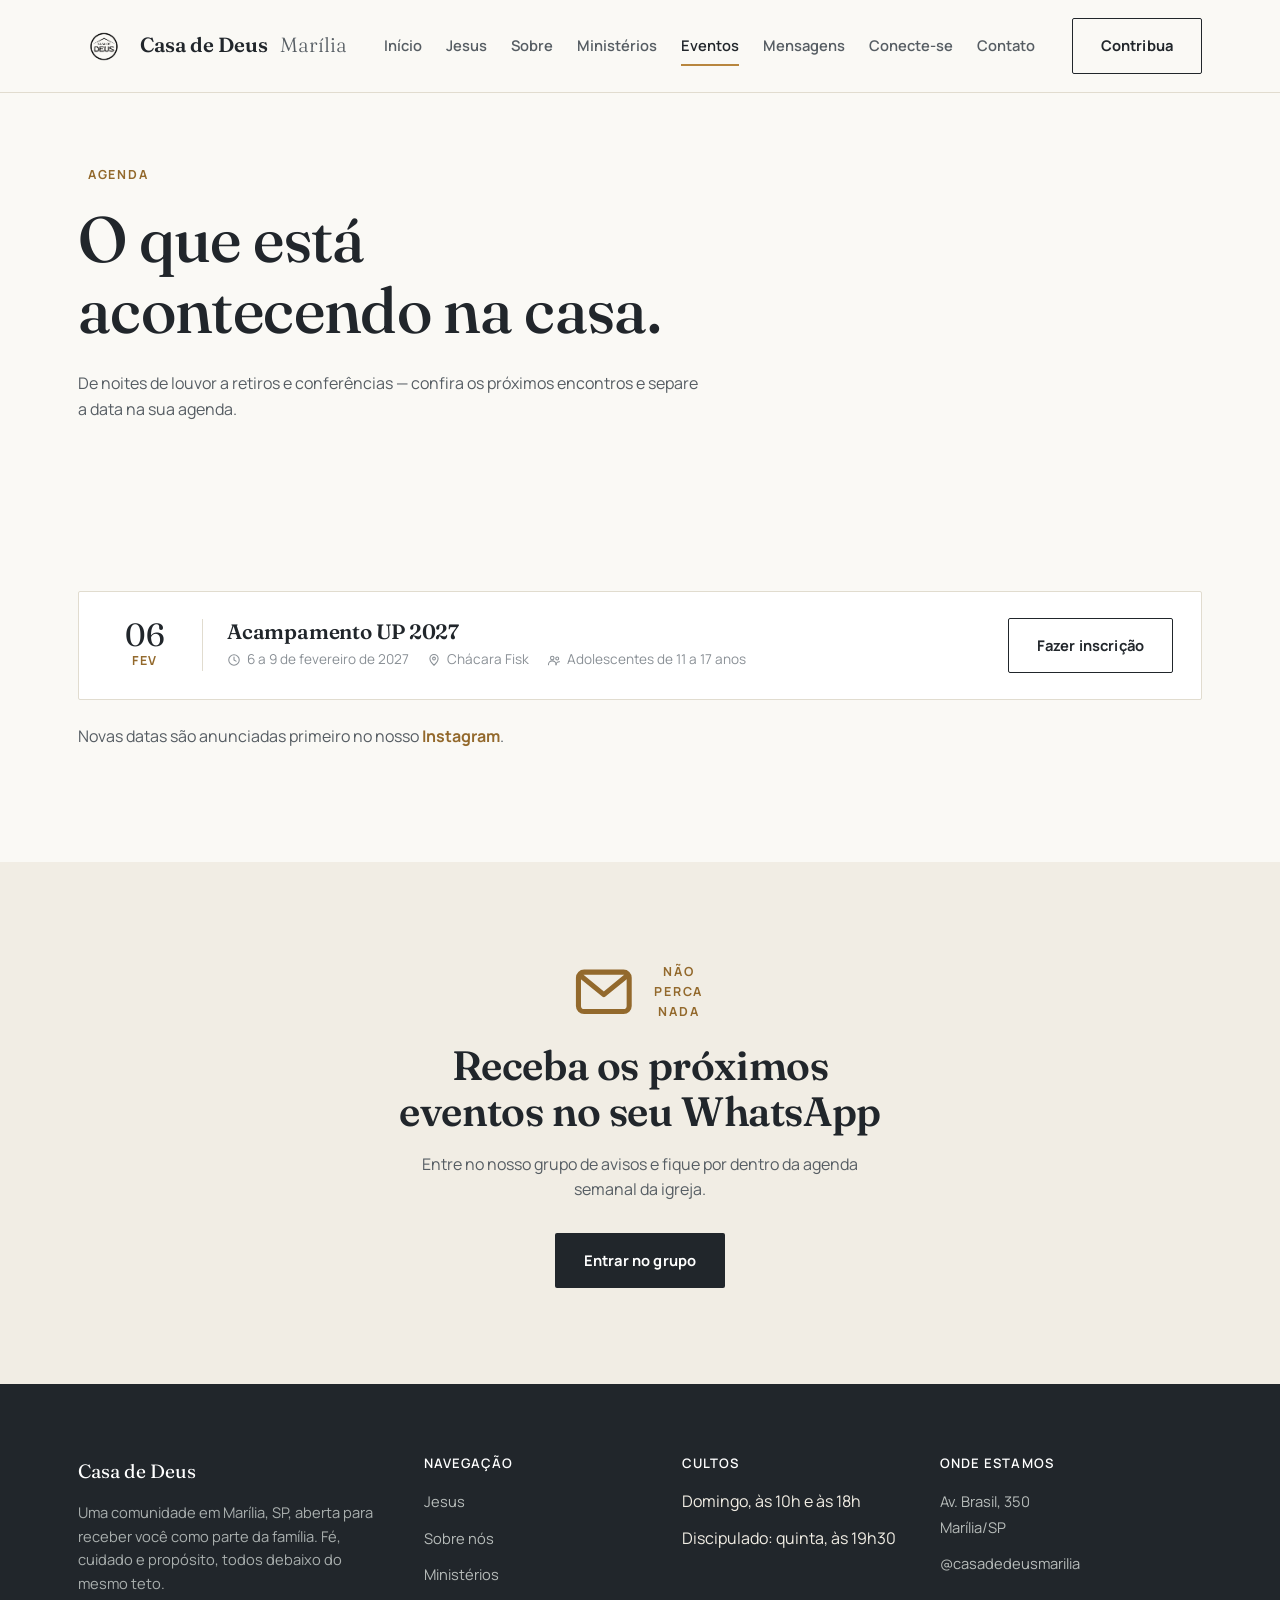
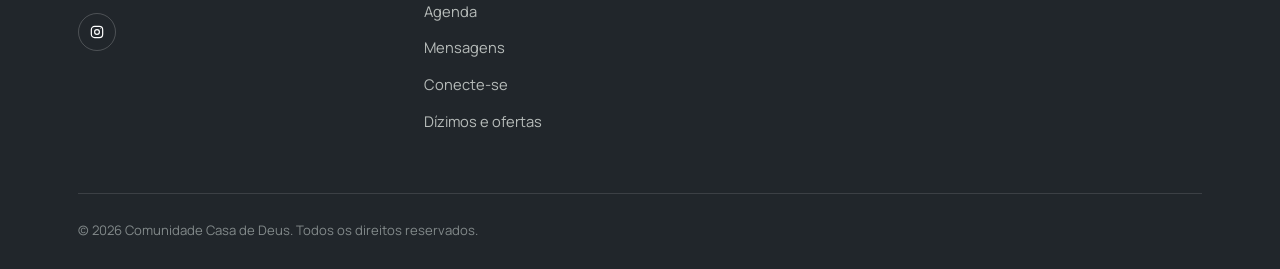
<file: eventos.html>
<!DOCTYPE html>
<html lang="pt-BR">
<head>
  <meta charset="UTF-8">
  <meta name="viewport" content="width=device-width, initial-scale=1.0">
  <title>Eventos — Comunidade Casa de Deus</title>
  <meta name="description" content="Confira a agenda de eventos da Comunidade Casa de Deus em Marília: cultos especiais, retiros, conferências e encontros.">
  <link rel="icon" href="data:image/svg+xml,<svg xmlns=%22http://www.w3.org/2000/svg%22 viewBox=%220 0 24 24%22><path d=%22M3 11.5 12 4l9 7.5%22 fill=%22none%22 stroke=%22%23B8863E%22 stroke-width=%222%22 stroke-linecap=%22round%22 stroke-linejoin=%22round%22/><path d=%22M5.5 10v9.5h4V15h5v4.5h4V10%22 fill=%22none%22 stroke=%22%23B8863E%22 stroke-width=%222%22 stroke-linecap=%22round%22 stroke-linejoin=%22round%22/></svg>">
  <link rel="preconnect" href="https://fonts.googleapis.com">
  <link rel="preconnect" href="https://fonts.gstatic.com" crossorigin>
  <link href="https://fonts.googleapis.com/css2?family=Fraunces:ital,opsz,wght@0,9..144,300;0,9..144,500;0,9..144,600;1,9..144,500&family=Manrope:wght@400;500;700;800&display=swap" rel="stylesheet">
  <link rel="stylesheet" href="css/style.css">
</head>
<body>
  <header class="site-header">
    <div class="header-inner">
      <a href="index.html" class="logo"><img src="images/logo.png" alt="Comunidade Casa de Deus" class="logo-img">Casa de Deus<span>Marília</span></a>

      <nav class="main-nav" id="main-nav">
        <a href="index.html">Início</a>
        <a href="jesus.html">Jesus</a>
        <a href="sobre.html">Sobre</a>
        <a href="ministerios.html">Ministérios</a>
        <a href="eventos.html" class="active">Eventos</a>
        <a href="mensagens.html">Mensagens</a>
        <a href="conecte-se.html">Conecte-se</a>
        <a href="contato.html">Contato</a>
        <a href="ofertas.html" class="nav-mobile-only">Dízimos e ofertas</a>
      </nav>
      <div class="header-cta">
        <a href="ofertas.html" class="btn btn-ghost">Contribua</a>
        <button class="nav-toggle" id="nav-toggle" aria-label="Abrir menu" aria-expanded="false"><span></span></button>
      </div>
    </div>
  </header>

  
  <section class="page-hero">
    <svg class="house-mark house-watermark hero-watermark" width="380" height="380" viewBox="0 0 24 24" xmlns="http://www.w3.org/2000/svg" aria-hidden="true">
  <path d="M2 11.5 12 3l10 8.5"/>
  <path d="M5 10v10a1 1 0 0 0 1 1h4a1 1 0 0 0 1-1v-5a1 1 0 0 1 1-1h2a1 1 0 0 1 1 1v5a1 1 0 0 0 1 1h4a1 1 0 0 0 1-1V10"/>
  <circle cx="12" cy="13" r="1"/>
</svg>
    <div class="container reveal in">
      <div class="eyebrow"><svg viewBox="0 0 24 24" fill="none" stroke="currentColor" stroke-width="1.8" stroke-linecap="round" stroke-linejoin="round" xmlns="http://www.w3.org/2000/svg"><circle cx="12" cy="12" r="9"/><path d="M12 7v5l3.5 2"/></svg> Agenda</div>
      <h1>O que está<br>acontecendo na casa.</h1>
      <p class="lead">De noites de louvor a retiros e conferências — confira os próximos encontros e separe a data na sua agenda.</p>
    </div>
  </section>

  <section class="section">
    <div class="container">
      
      <div class="event-card reveal">
        <div class="event-date"><div class="day">06</div><div class="month">Fev</div></div>
        <div class="event-info">
          <h3>Acampamento UP 2027</h3>
          <div class="event-meta"><span><svg viewBox="0 0 24 24" fill="none" stroke="currentColor" stroke-width="1.8" stroke-linecap="round" stroke-linejoin="round" xmlns="http://www.w3.org/2000/svg"><circle cx="12" cy="12" r="9"/><path d="M12 7v5l3.5 2"/></svg> 6 a 9 de fevereiro de 2027</span><span><svg viewBox="0 0 24 24" fill="none" stroke="currentColor" stroke-width="1.8" stroke-linecap="round" stroke-linejoin="round" xmlns="http://www.w3.org/2000/svg"><path d="M12 21s-7-6.2-7-11.5A7 7 0 0 1 19 9.5C19 14.8 12 21 12 21Z"/><circle cx="12" cy="9.5" r="2.4"/></svg> Chácara Fisk</span><span><svg viewBox="0 0 24 24" fill="none" stroke="currentColor" stroke-width="1.8" stroke-linecap="round" stroke-linejoin="round" xmlns="http://www.w3.org/2000/svg"><circle cx="9" cy="8.5" r="3"/><path d="M2.5 20a6.5 6.5 0 0 1 13 0"/><circle cx="17.5" cy="9.5" r="2.5"/><path d="M15.5 20a5.2 5.2 0 0 1 6-5"/></svg> Adolescentes de 11 a 17 anos</span></div>
        </div>
        <a href="https://www.e-inscricao.com/casadedeusmarilia/acampamentoup2027" target="_blank" rel="noopener" class="btn btn-ghost">Fazer inscrição</a>
      </div>
      <p style="margin-top:24px; color:var(--ink-soft);">Novas datas são anunciadas primeiro no nosso <a href="https://www.instagram.com/casadedeusmarilia/" target="_blank" rel="noopener" style="color:var(--gold-deep); font-weight:700;">Instagram</a>.</p>
    </div>
  </section>

  <section class="section section-alt">
    <div class="container text-center reveal">
      <div class="eyebrow" style="justify-content:center;"><svg viewBox="0 0 24 24" fill="none" stroke="currentColor" stroke-width="1.8" stroke-linecap="round" stroke-linejoin="round" xmlns="http://www.w3.org/2000/svg"><rect x="3" y="5" width="18" height="14" rx="2"/><path d="m4 6.5 8 6.5 8-6.5"/></svg> Não perca nada</div>
      <h2 style="max-width:520px; margin:0 auto .4em;">Receba os próximos eventos no seu WhatsApp</h2>
      <p style="max-width:480px; margin:0 auto 30px;">Entre no nosso grupo de avisos e fique por dentro da agenda semanal da igreja.</p>
      <a href="contato.html" class="btn btn-primary">Entrar no grupo</a>
    </div>
  </section>


  <footer class="site-footer">
    <div class="container">
      <div class="footer-grid">
        <div class="footer-col">
          <div class="footer-logo">Casa de Deus</div>
          <p>Uma comunidade em Marília, SP, aberta para receber você como parte da família. Fé, cuidado e propósito, todos debaixo do mesmo teto.</p>
          <div class="social-row">
            <a href="https://www.instagram.com/casadedeusmarilia/" target="_blank" rel="noopener" aria-label="Instagram da Casa de Deus"><svg viewBox="0 0 24 24" fill="none" stroke="currentColor" stroke-width="1.8" stroke-linecap="round" stroke-linejoin="round" xmlns="http://www.w3.org/2000/svg"><rect x="3.5" y="3.5" width="17" height="17" rx="5"/><circle cx="12" cy="12" r="3.6"/><circle cx="17" cy="7" r="0.6" fill="currentColor" stroke="none"/></svg></a>
          </div>
        </div>
        <div class="footer-col">
          <h4>Navegação</h4>
          <ul>
            <li><a href="jesus.html">Jesus</a></li>
            <li><a href="sobre.html">Sobre nós</a></li>
            <li><a href="ministerios.html">Ministérios</a></li>
            <li><a href="eventos.html">Agenda</a></li>
            <li><a href="mensagens.html">Mensagens</a></li>
            <li><a href="conecte-se.html">Conecte-se</a></li>
            <li><a href="ofertas.html">Dízimos e ofertas</a></li>
          </ul>
        </div>
        <div class="footer-col">
          <h4>Cultos</h4>
          <ul>
            <li>Domingo, às 10h e às 18h</li>
            <li>Discipulado: quinta, às 19h30</li>
          </ul>
        </div>
        <div class="footer-col">
          <h4>Onde estamos</h4>
          <ul>
            <li><a href="https://www.google.com/maps/search/?api=1&query=Avenida+Brasil%2C+350%2C+Mar%C3%ADlia+-+SP" target="_blank" rel="noopener">Av. Brasil, 350<br>Marília/SP</a></li>
            <li><a href="https://www.instagram.com/casadedeusmarilia/" target="_blank" rel="noopener">@casadedeusmarilia</a></li>
          </ul>
        </div>
      </div>
      <div class="footer-bottom">
        <span>© <span data-year></span> Comunidade Casa de Deus. Todos os direitos reservados.</span>
      </div>
    </div>
  </footer>

  <script src="js/script.js"></script>
</body>
</html>
</file>
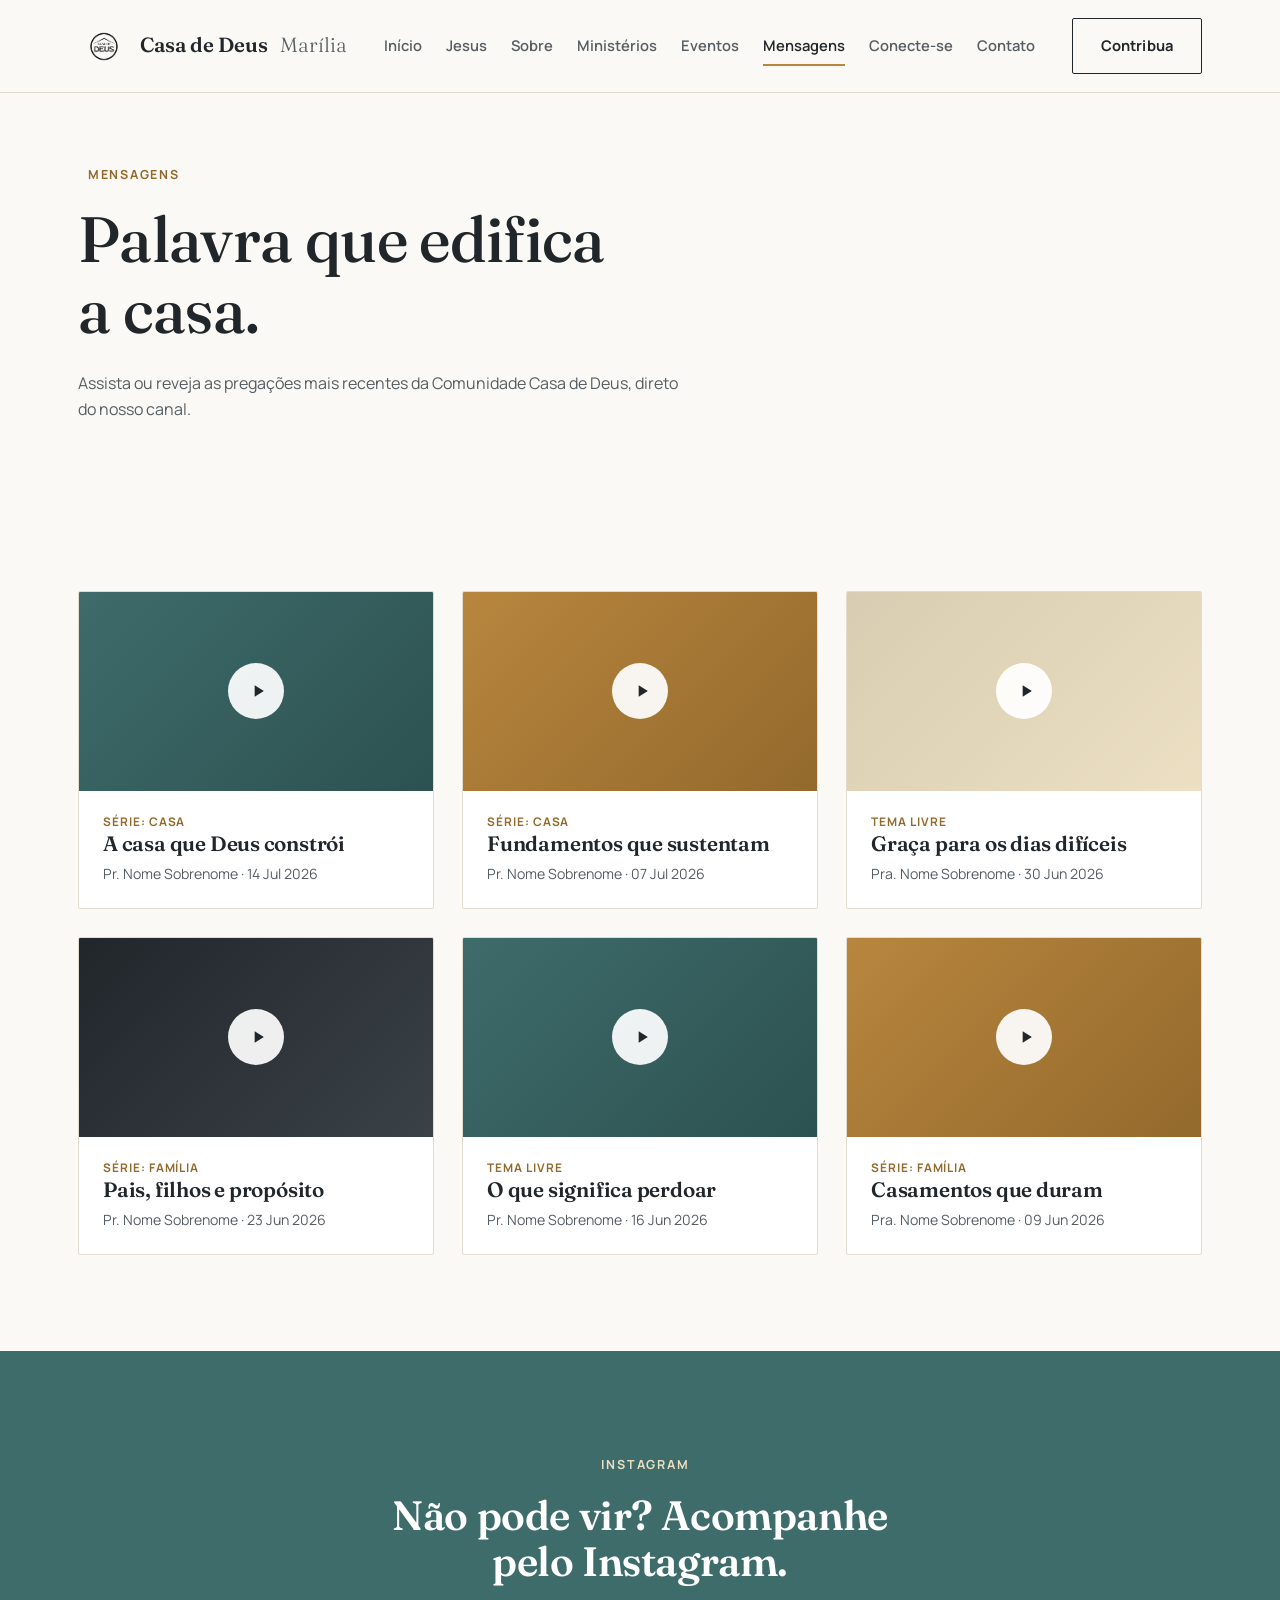
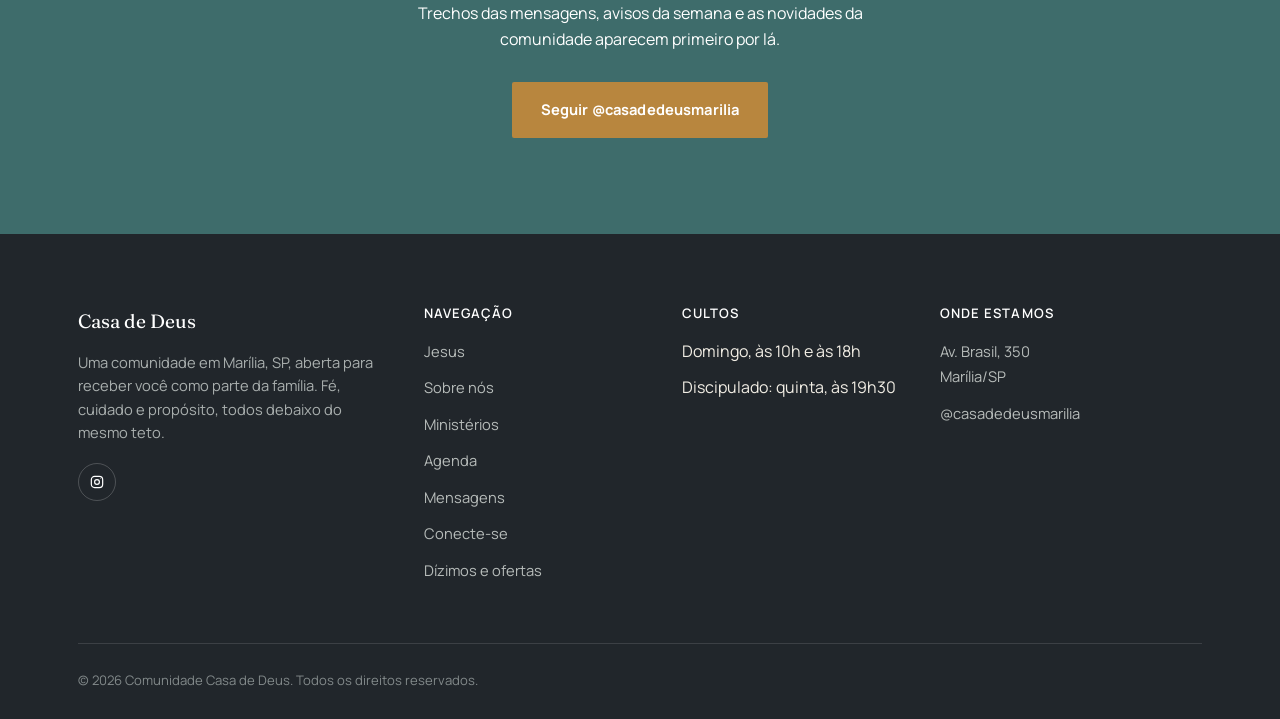
<file: mensagens.html>
<!DOCTYPE html>
<html lang="pt-BR">
<head>
  <meta charset="UTF-8">
  <meta name="viewport" content="width=device-width, initial-scale=1.0">
  <title>Mensagens — Comunidade Casa de Deus</title>
  <meta name="description" content="Assista às mensagens e pregações da Comunidade Casa de Deus em Marília, SP.">
  <link rel="icon" href="data:image/svg+xml,<svg xmlns=%22http://www.w3.org/2000/svg%22 viewBox=%220 0 24 24%22><path d=%22M3 11.5 12 4l9 7.5%22 fill=%22none%22 stroke=%22%23B8863E%22 stroke-width=%222%22 stroke-linecap=%22round%22 stroke-linejoin=%22round%22/><path d=%22M5.5 10v9.5h4V15h5v4.5h4V10%22 fill=%22none%22 stroke=%22%23B8863E%22 stroke-width=%222%22 stroke-linecap=%22round%22 stroke-linejoin=%22round%22/></svg>">
  <link rel="preconnect" href="https://fonts.googleapis.com">
  <link rel="preconnect" href="https://fonts.gstatic.com" crossorigin>
  <link href="https://fonts.googleapis.com/css2?family=Fraunces:ital,opsz,wght@0,9..144,300;0,9..144,500;0,9..144,600;1,9..144,500&family=Manrope:wght@400;500;700;800&display=swap" rel="stylesheet">
  <link rel="stylesheet" href="css/style.css">
</head>
<body>
  <header class="site-header">
    <div class="header-inner">
      <a href="index.html" class="logo"><img src="images/logo.png" alt="Comunidade Casa de Deus" class="logo-img">Casa de Deus<span>Marília</span></a>

      <nav class="main-nav" id="main-nav">
        <a href="index.html">Início</a>
        <a href="jesus.html">Jesus</a>
        <a href="sobre.html">Sobre</a>
        <a href="ministerios.html">Ministérios</a>
        <a href="eventos.html">Eventos</a>
        <a href="mensagens.html" class="active">Mensagens</a>
        <a href="conecte-se.html">Conecte-se</a>
        <a href="contato.html">Contato</a>
        <a href="ofertas.html" class="nav-mobile-only">Dízimos e ofertas</a>
      </nav>
      <div class="header-cta">
        <a href="ofertas.html" class="btn btn-ghost">Contribua</a>
        <button class="nav-toggle" id="nav-toggle" aria-label="Abrir menu" aria-expanded="false"><span></span></button>
      </div>
    </div>
  </header>

  
  <section class="page-hero">
    <svg class="house-mark house-watermark hero-watermark" width="380" height="380" viewBox="0 0 24 24" xmlns="http://www.w3.org/2000/svg" aria-hidden="true">
  <path d="M2 11.5 12 3l10 8.5"/>
  <path d="M5 10v10a1 1 0 0 0 1 1h4a1 1 0 0 0 1-1v-5a1 1 0 0 1 1-1h2a1 1 0 0 1 1 1v5a1 1 0 0 0 1 1h4a1 1 0 0 0 1-1V10"/>
  <circle cx="12" cy="13" r="1"/>
</svg>
    <div class="container reveal in">
      <div class="eyebrow"><svg viewBox="0 0 24 24" fill="none" stroke="currentColor" stroke-width="1.8" stroke-linecap="round" stroke-linejoin="round" xmlns="http://www.w3.org/2000/svg"><path d="M4 5.5A2.5 2.5 0 0 1 6.5 3H20v15.5H6.5A2.5 2.5 0 0 0 4 21Z"/><path d="M4 18.5A2.5 2.5 0 0 1 6.5 16H20"/></svg> Mensagens</div>
      <h1>Palavra que edifica<br>a casa.</h1>
      <p class="lead">Assista ou reveja as pregações mais recentes da Comunidade Casa de Deus, direto do nosso canal.</p>
    </div>
  </section>

  <section class="section">
    <div class="container">
      <div class="grid grid-3">
        <div class="sermon-card reveal">
          <div class="sermon-thumb ph-1"><div class="play-btn"><svg viewBox="0 0 24 24" fill="currentColor" xmlns="http://www.w3.org/2000/svg"><path d="M8 5v14l11-7Z"/></svg></div></div>
          <div class="sermon-body">
            <div class="sermon-tag">Série: Casa</div>
            <h3>A casa que Deus constrói</h3>
            <p style="margin-bottom:0; font-size:.88rem;">Pr. Nome Sobrenome · 14 Jul 2026</p>
          </div>
        </div>
        <div class="sermon-card reveal">
          <div class="sermon-thumb ph-2"><div class="play-btn"><svg viewBox="0 0 24 24" fill="currentColor" xmlns="http://www.w3.org/2000/svg"><path d="M8 5v14l11-7Z"/></svg></div></div>
          <div class="sermon-body">
            <div class="sermon-tag">Série: Casa</div>
            <h3>Fundamentos que sustentam</h3>
            <p style="margin-bottom:0; font-size:.88rem;">Pr. Nome Sobrenome · 07 Jul 2026</p>
          </div>
        </div>
        <div class="sermon-card reveal">
          <div class="sermon-thumb ph-3"><div class="play-btn"><svg viewBox="0 0 24 24" fill="currentColor" xmlns="http://www.w3.org/2000/svg"><path d="M8 5v14l11-7Z"/></svg></div></div>
          <div class="sermon-body">
            <div class="sermon-tag">Tema livre</div>
            <h3>Graça para os dias difíceis</h3>
            <p style="margin-bottom:0; font-size:.88rem;">Pra. Nome Sobrenome · 30 Jun 2026</p>
          </div>
        </div>
        <div class="sermon-card reveal">
          <div class="sermon-thumb ph-4"><div class="play-btn"><svg viewBox="0 0 24 24" fill="currentColor" xmlns="http://www.w3.org/2000/svg"><path d="M8 5v14l11-7Z"/></svg></div></div>
          <div class="sermon-body">
            <div class="sermon-tag">Série: Família</div>
            <h3>Pais, filhos e propósito</h3>
            <p style="margin-bottom:0; font-size:.88rem;">Pr. Nome Sobrenome · 23 Jun 2026</p>
          </div>
        </div>
        <div class="sermon-card reveal">
          <div class="sermon-thumb ph-1"><div class="play-btn"><svg viewBox="0 0 24 24" fill="currentColor" xmlns="http://www.w3.org/2000/svg"><path d="M8 5v14l11-7Z"/></svg></div></div>
          <div class="sermon-body">
            <div class="sermon-tag">Tema livre</div>
            <h3>O que significa perdoar</h3>
            <p style="margin-bottom:0; font-size:.88rem;">Pr. Nome Sobrenome · 16 Jun 2026</p>
          </div>
        </div>
        <div class="sermon-card reveal">
          <div class="sermon-thumb ph-2"><div class="play-btn"><svg viewBox="0 0 24 24" fill="currentColor" xmlns="http://www.w3.org/2000/svg"><path d="M8 5v14l11-7Z"/></svg></div></div>
          <div class="sermon-body">
            <div class="sermon-tag">Série: Família</div>
            <h3>Casamentos que duram</h3>
            <p style="margin-bottom:0; font-size:.88rem;">Pra. Nome Sobrenome · 09 Jun 2026</p>
          </div>
        </div>
      </div>
    </div>
  </section>

  <section class="section section-teal">
    <div class="container text-center reveal">
      <div class="eyebrow" style="justify-content:center;"><svg viewBox="0 0 24 24" fill="none" stroke="currentColor" stroke-width="1.8" stroke-linecap="round" stroke-linejoin="round" xmlns="http://www.w3.org/2000/svg"><rect x="2.5" y="6" width="19" height="12" rx="3"/><path d="m10.5 9.5 5 2.5-5 2.5Z" fill="currentColor" stroke="none"/></svg> Instagram</div>
      <h2 style="max-width:560px; margin:0 auto .4em;">Não pode vir? Acompanhe pelo Instagram.</h2>
      <p style="max-width:480px; margin:0 auto 30px;">Trechos das mensagens, avisos da semana e as novidades da comunidade aparecem primeiro por lá.</p>
      <a href="https://www.instagram.com/casadedeusmarilia/" target="_blank" rel="noopener" class="btn btn-gold">Seguir @casadedeusmarilia</a>
    </div>
  </section>


  <footer class="site-footer">
    <div class="container">
      <div class="footer-grid">
        <div class="footer-col">
          <div class="footer-logo">Casa de Deus</div>
          <p>Uma comunidade em Marília, SP, aberta para receber você como parte da família. Fé, cuidado e propósito, todos debaixo do mesmo teto.</p>
          <div class="social-row">
            <a href="https://www.instagram.com/casadedeusmarilia/" target="_blank" rel="noopener" aria-label="Instagram da Casa de Deus"><svg viewBox="0 0 24 24" fill="none" stroke="currentColor" stroke-width="1.8" stroke-linecap="round" stroke-linejoin="round" xmlns="http://www.w3.org/2000/svg"><rect x="3.5" y="3.5" width="17" height="17" rx="5"/><circle cx="12" cy="12" r="3.6"/><circle cx="17" cy="7" r="0.6" fill="currentColor" stroke="none"/></svg></a>
          </div>
        </div>
        <div class="footer-col">
          <h4>Navegação</h4>
          <ul>
            <li><a href="jesus.html">Jesus</a></li>
            <li><a href="sobre.html">Sobre nós</a></li>
            <li><a href="ministerios.html">Ministérios</a></li>
            <li><a href="eventos.html">Agenda</a></li>
            <li><a href="mensagens.html">Mensagens</a></li>
            <li><a href="conecte-se.html">Conecte-se</a></li>
            <li><a href="ofertas.html">Dízimos e ofertas</a></li>
          </ul>
        </div>
        <div class="footer-col">
          <h4>Cultos</h4>
          <ul>
            <li>Domingo, às 10h e às 18h</li>
            <li>Discipulado: quinta, às 19h30</li>
          </ul>
        </div>
        <div class="footer-col">
          <h4>Onde estamos</h4>
          <ul>
            <li><a href="https://www.google.com/maps/search/?api=1&query=Avenida+Brasil%2C+350%2C+Mar%C3%ADlia+-+SP" target="_blank" rel="noopener">Av. Brasil, 350<br>Marília/SP</a></li>
            <li><a href="https://www.instagram.com/casadedeusmarilia/" target="_blank" rel="noopener">@casadedeusmarilia</a></li>
          </ul>
        </div>
      </div>
      <div class="footer-bottom">
        <span>© <span data-year></span> Comunidade Casa de Deus. Todos os direitos reservados.</span>
      </div>
    </div>
  </footer>

  <script src="js/script.js"></script>
</body>
</html>
</file>
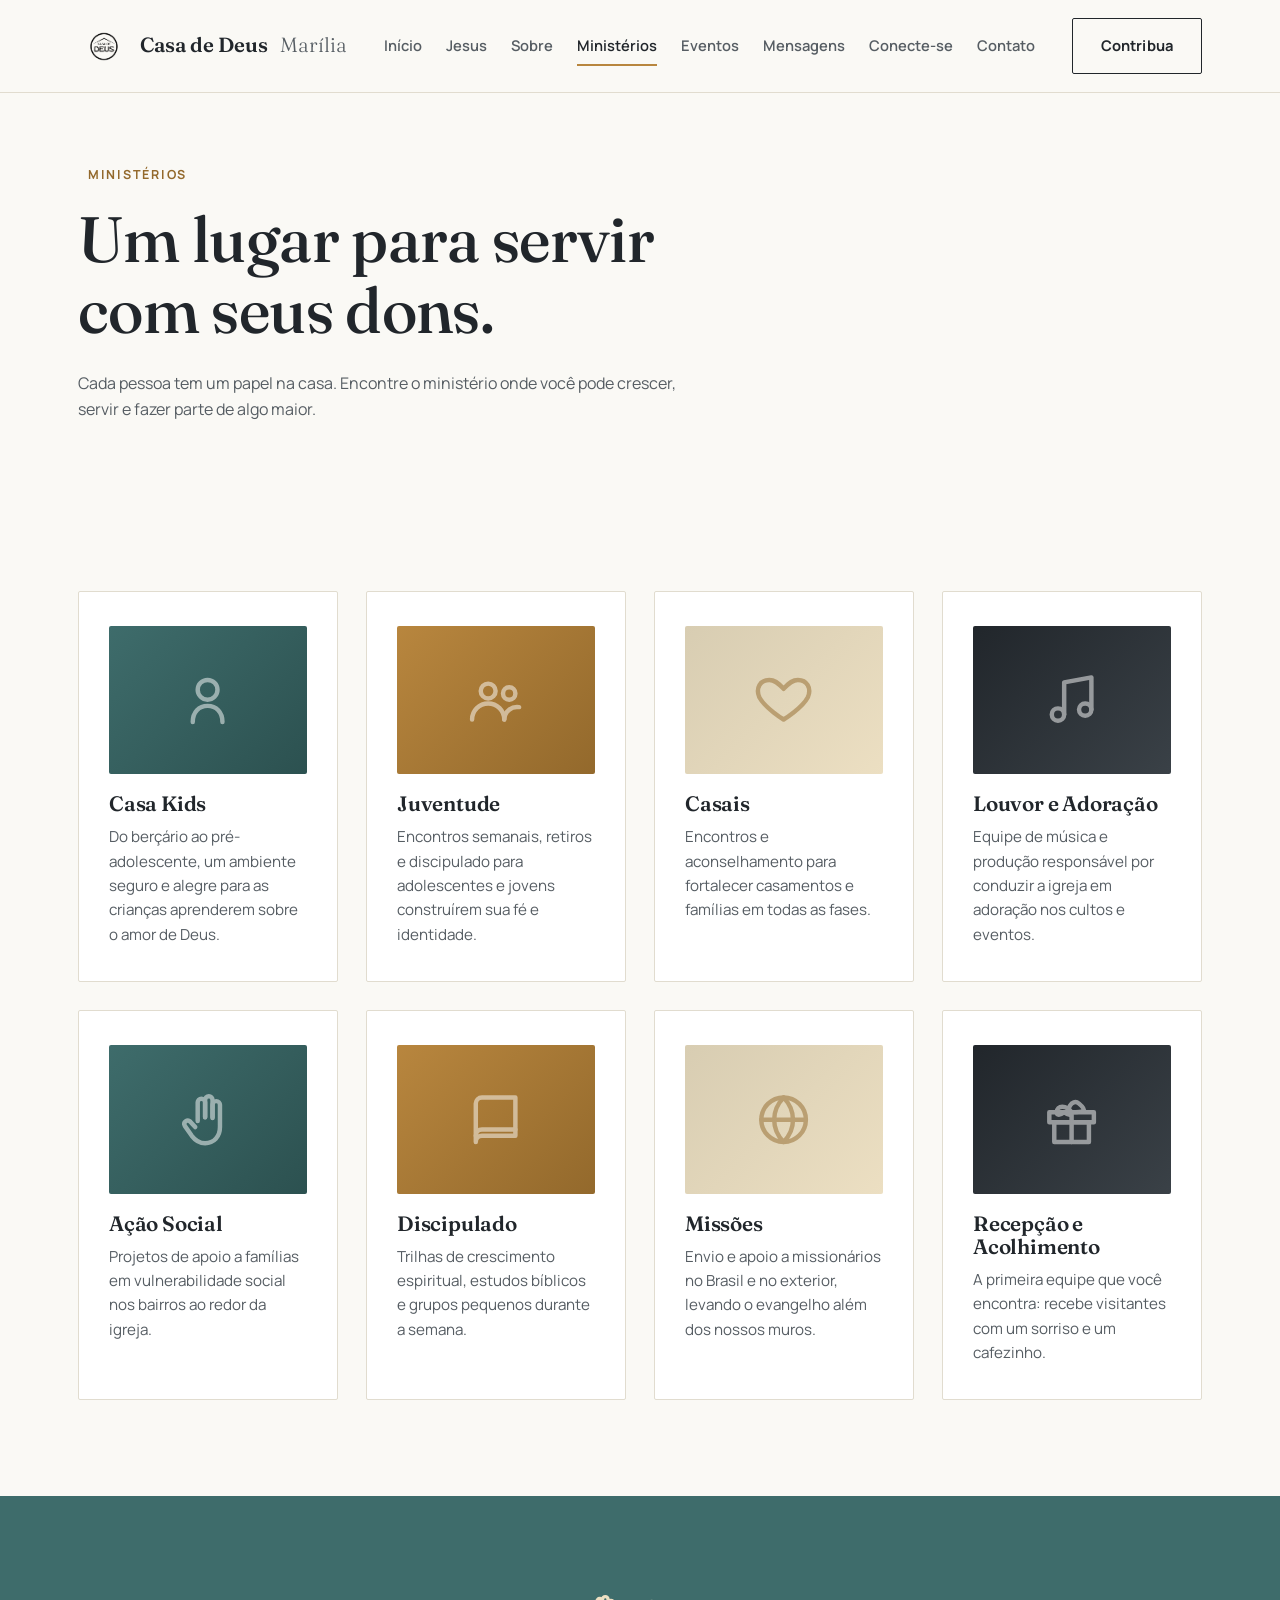
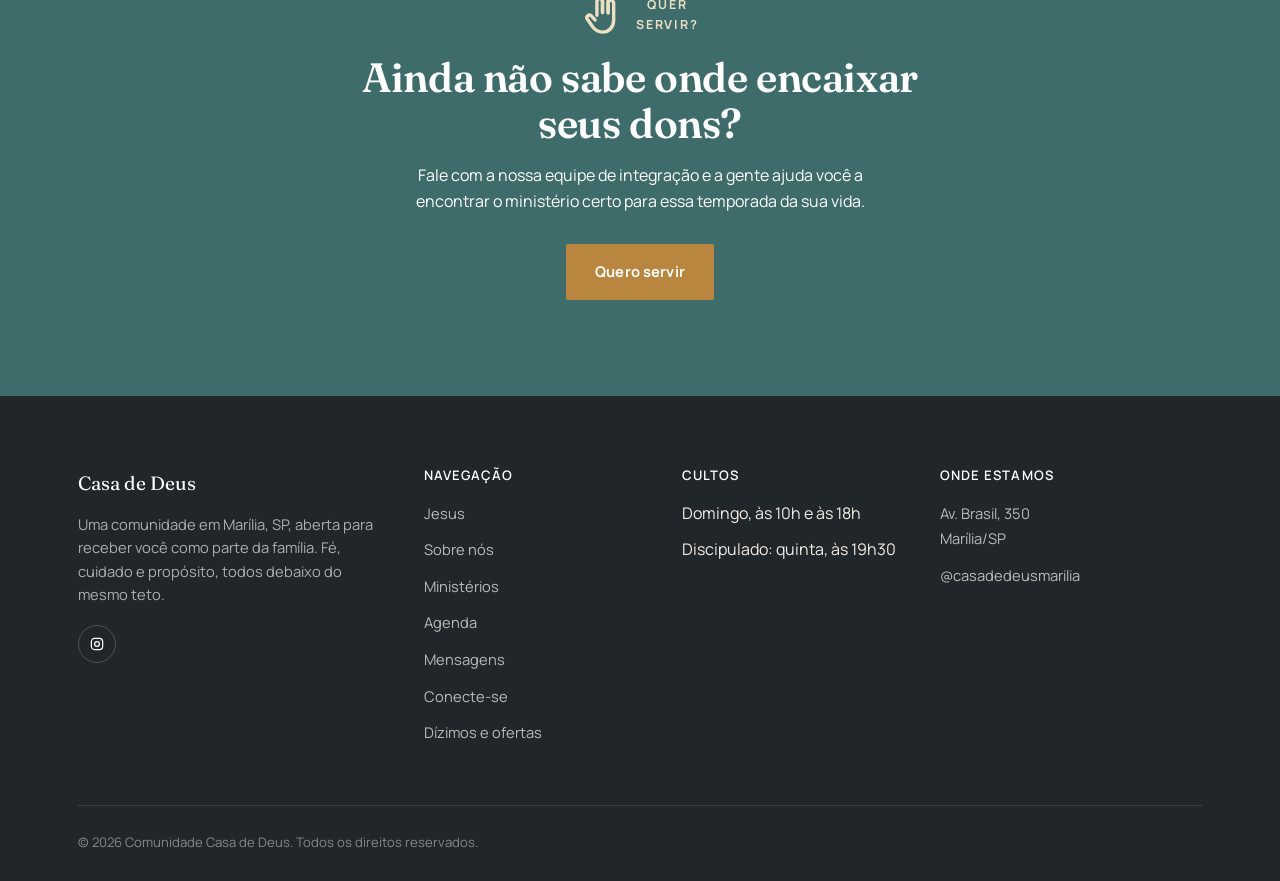
<file: ministerios.html>
<!DOCTYPE html>
<html lang="pt-BR">
<head>
  <meta charset="UTF-8">
  <meta name="viewport" content="width=device-width, initial-scale=1.0">
  <title>Ministérios — Comunidade Casa de Deus</title>
  <meta name="description" content="Conheça os ministérios da Comunidade Casa de Deus: Casa Kids, Juventude, Casais, Louvor, Ação Social, Discipulado, Missões e mais.">
  <link rel="icon" href="data:image/svg+xml,<svg xmlns=%22http://www.w3.org/2000/svg%22 viewBox=%220 0 24 24%22><path d=%22M3 11.5 12 4l9 7.5%22 fill=%22none%22 stroke=%22%23B8863E%22 stroke-width=%222%22 stroke-linecap=%22round%22 stroke-linejoin=%22round%22/><path d=%22M5.5 10v9.5h4V15h5v4.5h4V10%22 fill=%22none%22 stroke=%22%23B8863E%22 stroke-width=%222%22 stroke-linecap=%22round%22 stroke-linejoin=%22round%22/></svg>">
  <link rel="preconnect" href="https://fonts.googleapis.com">
  <link rel="preconnect" href="https://fonts.gstatic.com" crossorigin>
  <link href="https://fonts.googleapis.com/css2?family=Fraunces:ital,opsz,wght@0,9..144,300;0,9..144,500;0,9..144,600;1,9..144,500&family=Manrope:wght@400;500;700;800&display=swap" rel="stylesheet">
  <link rel="stylesheet" href="css/style.css">
</head>
<body>
  <header class="site-header">
    <div class="header-inner">
      <a href="index.html" class="logo"><img src="images/logo.png" alt="Comunidade Casa de Deus" class="logo-img">Casa de Deus<span>Marília</span></a>

      <nav class="main-nav" id="main-nav">
        <a href="index.html">Início</a>
        <a href="jesus.html">Jesus</a>
        <a href="sobre.html">Sobre</a>
        <a href="ministerios.html" class="active">Ministérios</a>
        <a href="eventos.html">Eventos</a>
        <a href="mensagens.html">Mensagens</a>
        <a href="conecte-se.html">Conecte-se</a>
        <a href="contato.html">Contato</a>
        <a href="ofertas.html" class="nav-mobile-only">Dízimos e ofertas</a>
      </nav>
      <div class="header-cta">
        <a href="ofertas.html" class="btn btn-ghost">Contribua</a>
        <button class="nav-toggle" id="nav-toggle" aria-label="Abrir menu" aria-expanded="false"><span></span></button>
      </div>
    </div>
  </header>

  
  <section class="page-hero">
    <svg class="house-mark house-watermark hero-watermark" width="380" height="380" viewBox="0 0 24 24" xmlns="http://www.w3.org/2000/svg" aria-hidden="true">
  <path d="M2 11.5 12 3l10 8.5"/>
  <path d="M5 10v10a1 1 0 0 0 1 1h4a1 1 0 0 0 1-1v-5a1 1 0 0 1 1-1h2a1 1 0 0 1 1 1v5a1 1 0 0 0 1 1h4a1 1 0 0 0 1-1V10"/>
  <circle cx="12" cy="13" r="1"/>
</svg>
    <div class="container reveal in">
      <div class="eyebrow"><svg viewBox="0 0 24 24" fill="none" stroke="currentColor" stroke-width="1.8" stroke-linecap="round" stroke-linejoin="round" xmlns="http://www.w3.org/2000/svg"><circle cx="9" cy="8.5" r="3"/><path d="M2.5 20a6.5 6.5 0 0 1 13 0"/><circle cx="17.5" cy="9.5" r="2.5"/><path d="M15.5 20a5.2 5.2 0 0 1 6-5"/></svg> Ministérios</div>
      <h1>Um lugar para servir<br>com seus dons.</h1>
      <p class="lead">Cada pessoa tem um papel na casa. Encontre o ministério onde você pode crescer, servir e fazer parte de algo maior.</p>
    </div>
  </section>

  <section class="section">
    <div class="container">
      <div class="grid grid-4">
        <div class="card reveal">
          <div class="card-photo ph-1"><svg viewBox="0 0 24 24" fill="none" stroke="currentColor" stroke-width="1.8" stroke-linecap="round" stroke-linejoin="round" xmlns="http://www.w3.org/2000/svg"><circle cx="12" cy="8" r="4"/><path d="M6 21c0-4 2.5-6.5 6-6.5s6 2.5 6 6.5"/></svg></div>
          <h3>Casa Kids</h3>
          <p>Do berçário ao pré-adolescente, um ambiente seguro e alegre para as crianças aprenderem sobre o amor de Deus.</p>
        </div>
        <div class="card reveal">
          <div class="card-photo ph-2"><svg viewBox="0 0 24 24" fill="none" stroke="currentColor" stroke-width="1.8" stroke-linecap="round" stroke-linejoin="round" xmlns="http://www.w3.org/2000/svg"><circle cx="9" cy="8.5" r="3"/><path d="M2.5 20a6.5 6.5 0 0 1 13 0"/><circle cx="17.5" cy="9.5" r="2.5"/><path d="M15.5 20a5.2 5.2 0 0 1 6-5"/></svg></div>
          <h3>Juventude</h3>
          <p>Encontros semanais, retiros e discipulado para adolescentes e jovens construírem sua fé e identidade.</p>
        </div>
        <div class="card reveal">
          <div class="card-photo ph-3"><svg viewBox="0 0 24 24" fill="none" stroke="currentColor" stroke-width="1.8" stroke-linecap="round" stroke-linejoin="round" xmlns="http://www.w3.org/2000/svg"><path d="M12 20s-7.5-4.6-9.8-9C.6 7.4 2.6 4 6.2 4c2 0 3.4 1 5.8 3.6C14.4 5 15.8 4 17.8 4c3.6 0 5.6 3.4 4 7C19.5 15.4 12 20 12 20Z"/></svg></div>
          <h3>Casais</h3>
          <p>Encontros e aconselhamento para fortalecer casamentos e famílias em todas as fases.</p>
        </div>
        <div class="card reveal">
          <div class="card-photo ph-4"><svg viewBox="0 0 24 24" fill="none" stroke="currentColor" stroke-width="1.8" stroke-linecap="round" stroke-linejoin="round" xmlns="http://www.w3.org/2000/svg"><path d="M9 18V5l11-2v13"/><circle cx="6.5" cy="18" r="2.5"/><circle cx="17.5" cy="16" r="2.5"/></svg></div>
          <h3>Louvor e Adoração</h3>
          <p>Equipe de música e produção responsável por conduzir a igreja em adoração nos cultos e eventos.</p>
        </div>
        <div class="card reveal">
          <div class="card-photo ph-1"><svg viewBox="0 0 24 24" fill="none" stroke="currentColor" stroke-width="1.8" stroke-linecap="round" stroke-linejoin="round" xmlns="http://www.w3.org/2000/svg"><path d="M8 12.5V5a1.5 1.5 0 0 1 3 0v6"/><path d="M11 11V4a1.5 1.5 0 0 1 3 0v7"/><path d="M14 11.3V6a1.5 1.5 0 0 1 3 0v9c0 3.9-2.5 6.5-6 6.5-2.4 0-3.8-.9-5.4-3l-2.8-4a1.4 1.4 0 0 1 2.2-1.7L7 15"/></svg></div>
          <h3>Ação Social</h3>
          <p>Projetos de apoio a famílias em vulnerabilidade social nos bairros ao redor da igreja.</p>
        </div>
        <div class="card reveal">
          <div class="card-photo ph-2"><svg viewBox="0 0 24 24" fill="none" stroke="currentColor" stroke-width="1.8" stroke-linecap="round" stroke-linejoin="round" xmlns="http://www.w3.org/2000/svg"><path d="M4 5.5A2.5 2.5 0 0 1 6.5 3H20v15.5H6.5A2.5 2.5 0 0 0 4 21Z"/><path d="M4 18.5A2.5 2.5 0 0 1 6.5 16H20"/></svg></div>
          <h3>Discipulado</h3>
          <p>Trilhas de crescimento espiritual, estudos bíblicos e grupos pequenos durante a semana.</p>
        </div>
        <div class="card reveal">
          <div class="card-photo ph-3"><svg viewBox="0 0 24 24" fill="none" stroke="currentColor" stroke-width="1.8" stroke-linecap="round" stroke-linejoin="round" xmlns="http://www.w3.org/2000/svg"><circle cx="12" cy="12" r="9"/><path d="M3 12h18M12 3c2.5 2.6 3.8 5.7 3.8 9s-1.3 6.4-3.8 9c-2.5-2.6-3.8-5.7-3.8-9S9.5 5.6 12 3Z"/></svg></div>
          <h3>Missões</h3>
          <p>Envio e apoio a missionários no Brasil e no exterior, levando o evangelho além dos nossos muros.</p>
        </div>
        <div class="card reveal">
          <div class="card-photo ph-4"><svg viewBox="0 0 24 24" fill="none" stroke="currentColor" stroke-width="1.8" stroke-linecap="round" stroke-linejoin="round" xmlns="http://www.w3.org/2000/svg"><rect x="3" y="9" width="18" height="4"/><rect x="5" y="13" width="14" height="8"/><path d="M12 9v12M12 9C10 6 6 6 6 9c0 1.3 1.3 1.3 3 0 1.7 1.3 3 1.3 3 0-2.7 0 0-6 3-3.5S18 9 12 9Z"/></svg></div>
          <h3>Recepção e Acolhimento</h3>
          <p>A primeira equipe que você encontra: recebe visitantes com um sorriso e um cafezinho.</p>
        </div>
      </div>
    </div>
  </section>

  <section class="section section-teal">
    <div class="container text-center reveal">
      <div class="eyebrow" style="justify-content:center;"><svg viewBox="0 0 24 24" fill="none" stroke="currentColor" stroke-width="1.8" stroke-linecap="round" stroke-linejoin="round" xmlns="http://www.w3.org/2000/svg"><path d="M8 12.5V5a1.5 1.5 0 0 1 3 0v6"/><path d="M11 11V4a1.5 1.5 0 0 1 3 0v7"/><path d="M14 11.3V6a1.5 1.5 0 0 1 3 0v9c0 3.9-2.5 6.5-6 6.5-2.4 0-3.8-.9-5.4-3l-2.8-4a1.4 1.4 0 0 1 2.2-1.7L7 15"/></svg> Quer servir?</div>
      <h2 style="max-width:560px; margin:0 auto .4em;">Ainda não sabe onde encaixar seus dons?</h2>
      <p style="max-width:520px; margin:0 auto 30px;">Fale com a nossa equipe de integração e a gente ajuda você a encontrar o ministério certo para essa temporada da sua vida.</p>
      <a href="contato.html" class="btn btn-gold">Quero servir</a>
    </div>
  </section>


  <footer class="site-footer">
    <div class="container">
      <div class="footer-grid">
        <div class="footer-col">
          <div class="footer-logo">Casa de Deus</div>
          <p>Uma comunidade em Marília, SP, aberta para receber você como parte da família. Fé, cuidado e propósito, todos debaixo do mesmo teto.</p>
          <div class="social-row">
            <a href="https://www.instagram.com/casadedeusmarilia/" target="_blank" rel="noopener" aria-label="Instagram da Casa de Deus"><svg viewBox="0 0 24 24" fill="none" stroke="currentColor" stroke-width="1.8" stroke-linecap="round" stroke-linejoin="round" xmlns="http://www.w3.org/2000/svg"><rect x="3.5" y="3.5" width="17" height="17" rx="5"/><circle cx="12" cy="12" r="3.6"/><circle cx="17" cy="7" r="0.6" fill="currentColor" stroke="none"/></svg></a>
          </div>
        </div>
        <div class="footer-col">
          <h4>Navegação</h4>
          <ul>
            <li><a href="jesus.html">Jesus</a></li>
            <li><a href="sobre.html">Sobre nós</a></li>
            <li><a href="ministerios.html">Ministérios</a></li>
            <li><a href="eventos.html">Agenda</a></li>
            <li><a href="mensagens.html">Mensagens</a></li>
            <li><a href="conecte-se.html">Conecte-se</a></li>
            <li><a href="ofertas.html">Dízimos e ofertas</a></li>
          </ul>
        </div>
        <div class="footer-col">
          <h4>Cultos</h4>
          <ul>
            <li>Domingo, às 10h e às 18h</li>
            <li>Discipulado: quinta, às 19h30</li>
          </ul>
        </div>
        <div class="footer-col">
          <h4>Onde estamos</h4>
          <ul>
            <li><a href="https://www.google.com/maps/search/?api=1&query=Avenida+Brasil%2C+350%2C+Mar%C3%ADlia+-+SP" target="_blank" rel="noopener">Av. Brasil, 350<br>Marília/SP</a></li>
            <li><a href="https://www.instagram.com/casadedeusmarilia/" target="_blank" rel="noopener">@casadedeusmarilia</a></li>
          </ul>
        </div>
      </div>
      <div class="footer-bottom">
        <span>© <span data-year></span> Comunidade Casa de Deus. Todos os direitos reservados.</span>
      </div>
    </div>
  </footer>

  <script src="js/script.js"></script>
</body>
</html>
</file>
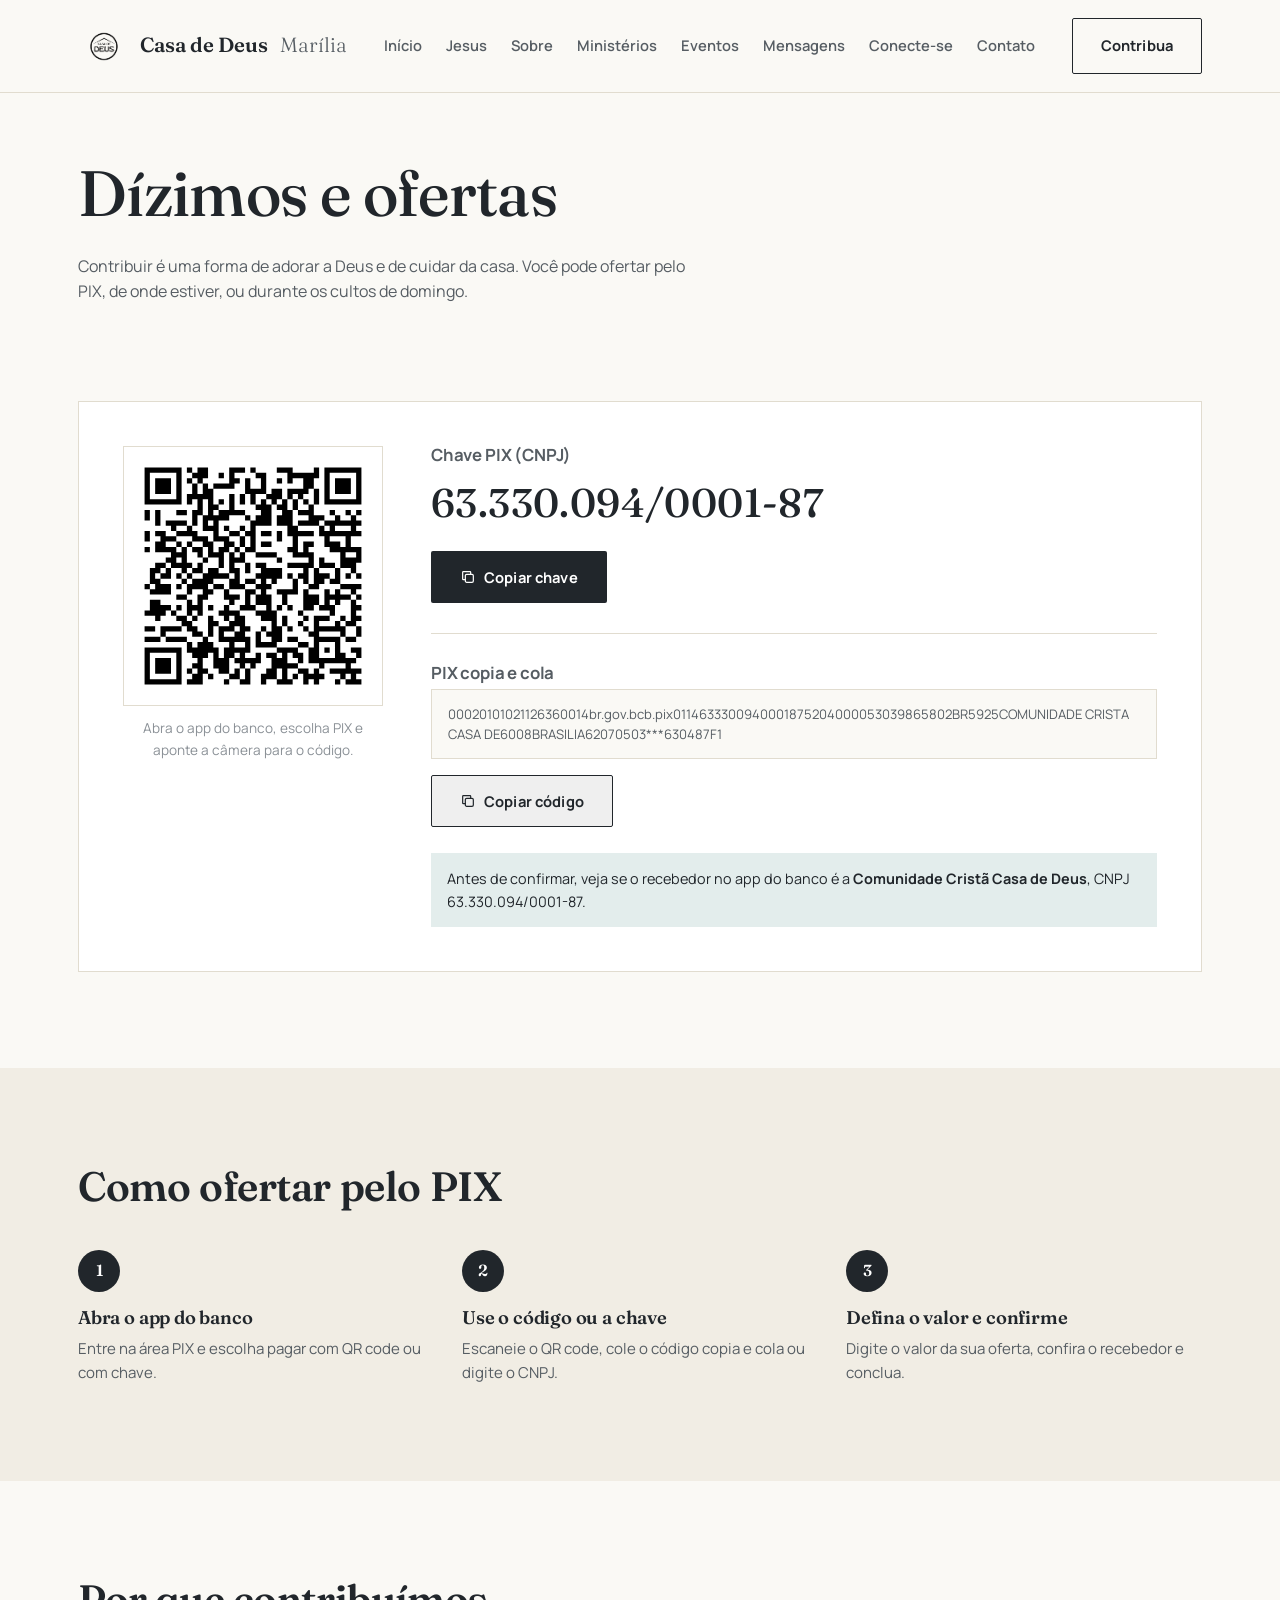
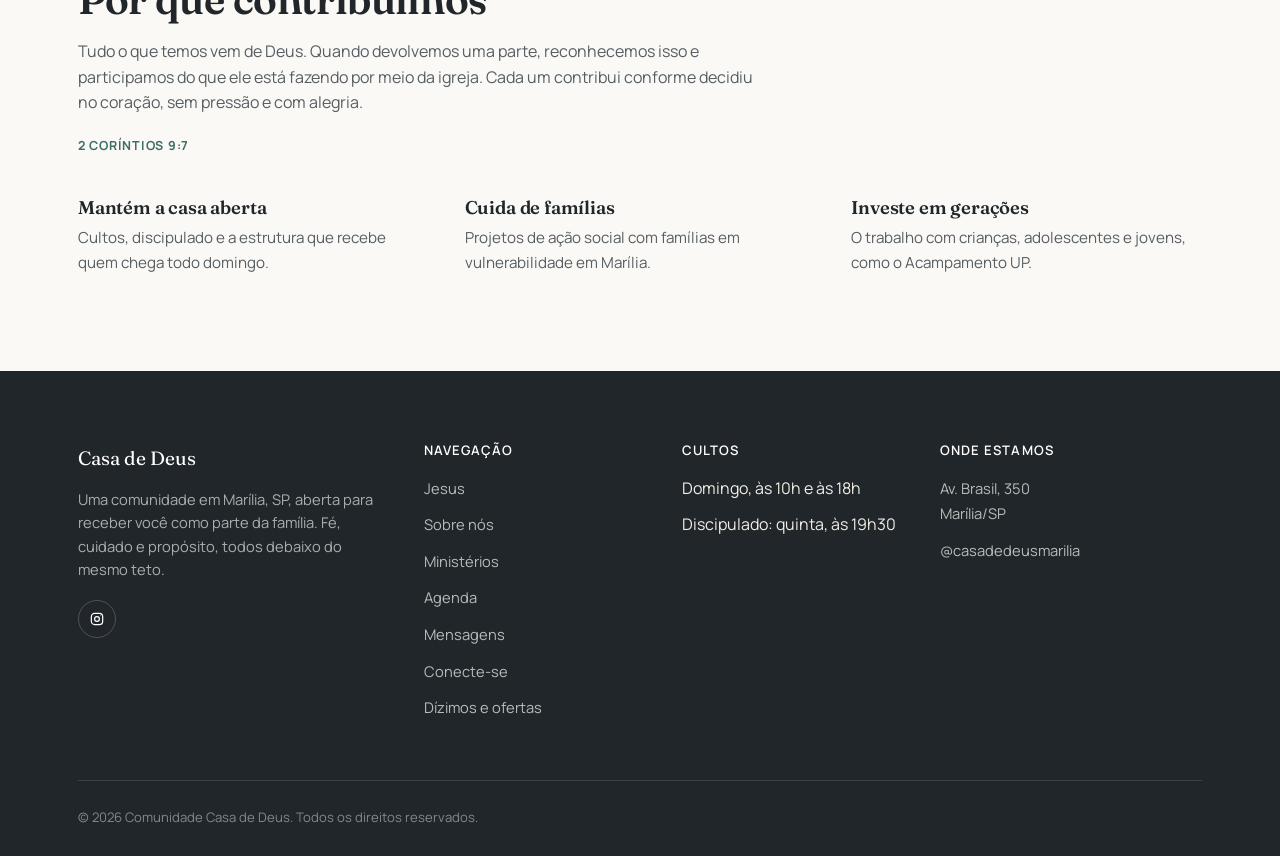
<file: ofertas.html>
<!DOCTYPE html>
<html lang="pt-BR">
<head>
  <meta charset="UTF-8">
  <meta name="viewport" content="width=device-width, initial-scale=1.0">
  <title>Dízimos e ofertas — Comunidade Casa de Deus</title>
  <meta name="description" content="Contribua com a Comunidade Casa de Deus pelo PIX: chave CNPJ, QR code e código copia e cola.">
  <link rel="icon" href="data:image/svg+xml,<svg xmlns=%22http://www.w3.org/2000/svg%22 viewBox=%220 0 24 24%22><path d=%22M3 11.5 12 4l9 7.5%22 fill=%22none%22 stroke=%22%23B8863E%22 stroke-width=%222%22 stroke-linecap=%22round%22 stroke-linejoin=%22round%22/><path d=%22M5.5 10v9.5h4V15h5v4.5h4V10%22 fill=%22none%22 stroke=%22%23B8863E%22 stroke-width=%222%22 stroke-linecap=%22round%22 stroke-linejoin=%22round%22/></svg>">
  <link rel="preconnect" href="https://fonts.googleapis.com">
  <link rel="preconnect" href="https://fonts.gstatic.com" crossorigin>
  <link href="https://fonts.googleapis.com/css2?family=Fraunces:ital,opsz,wght@0,9..144,300;0,9..144,500;0,9..144,600;1,9..144,500&family=Manrope:wght@400;500;700;800&display=swap" rel="stylesheet">
  <link rel="stylesheet" href="css/style.css">
</head>

<body>
  <header class="site-header">
    <div class="header-inner">
      <a href="index.html" class="logo"><img src="images/logo.png" alt="Comunidade Casa de Deus" class="logo-img">Casa de Deus<span>Marília</span></a>

      <nav class="main-nav" id="main-nav">
        <a href="index.html">Início</a>
        <a href="jesus.html">Jesus</a>
        <a href="sobre.html">Sobre</a>
        <a href="ministerios.html">Ministérios</a>
        <a href="eventos.html">Eventos</a>
        <a href="mensagens.html">Mensagens</a>
        <a href="conecte-se.html">Conecte-se</a>
        <a href="contato.html">Contato</a>
        <a href="ofertas.html" class="nav-mobile-only active">Dízimos e ofertas</a>
      </nav>
      <div class="header-cta">
        <a href="ofertas.html" class="btn btn-ghost">Contribua</a>
        <button class="nav-toggle" id="nav-toggle" aria-label="Abrir menu" aria-expanded="false"><span></span></button>
      </div>
    </div>
  </header>

  <main>
  <section class="page-hero">
    <div class="container reveal in">
      <h1>Dízimos e ofertas</h1>
      <p class="lead">Contribuir é uma forma de adorar a Deus e de cuidar da casa. Você pode ofertar pelo PIX, de onde estiver, ou durante os cultos de domingo.</p>
    </div>
  </section>

  <section class="section" style="padding-top:24px;">
    <div class="container">
      <div class="pix-panel">
        <div class="pix-qr">
          <img src="images/pix-qrcode.svg" alt="QR code PIX da Comunidade Casa de Deus" width="240" height="240">
          <p>Abra o app do banco, escolha PIX e aponte a câmera para o código.</p>
        </div>
        <div>
          <div class="pix-field">
            <h2>Chave PIX (CNPJ)</h2>
            <p class="pix-key">63.330.094/0001-87</p>
            <button type="button" class="btn btn-primary copy-btn" data-copy="63330094000187" data-done="Chave copiada"><svg viewBox="0 0 24 24" fill="none" stroke="currentColor" stroke-width="1.8" stroke-linecap="round" stroke-linejoin="round" aria-hidden="true"><rect x="8" y="8" width="12" height="12" rx="2"/><path d="M16 8V5a1 1 0 0 0-1-1H5a1 1 0 0 0-1 1v10a1 1 0 0 0 1 1h3"/></svg> Copiar chave</button>
          </div>
          <div class="pix-field">
            <h2>PIX copia e cola</h2>
            <p class="pix-code" id="pix-code">00020101021126360014br.gov.bcb.pix0114633300940001875204000053039865802BR5925COMUNIDADE CRISTA CASA DE6008BRASILIA62070503***630487F1</p>
            <button type="button" class="btn btn-ghost copy-btn" data-copy-from="pix-code" data-done="Código copiado"><svg viewBox="0 0 24 24" fill="none" stroke="currentColor" stroke-width="1.8" stroke-linecap="round" stroke-linejoin="round" aria-hidden="true"><rect x="8" y="8" width="12" height="12" rx="2"/><path d="M16 8V5a1 1 0 0 0-1-1H5a1 1 0 0 0-1 1v10a1 1 0 0 0 1 1h3"/></svg> Copiar código</button>
          </div>
          <p class="pix-recebedor">Antes de confirmar, veja se o recebedor no app do banco é a <strong>Comunidade Cristã Casa de Deus</strong>, CNPJ 63.330.094/0001-87.</p>
        </div>
      </div>
      <p class="sr-feedback" role="status" aria-live="polite" style="position:absolute; left:-9999px;" id="copy-status"></p>
    </div>
  </section>

  <section class="section section-alt">
    <div class="container">
      <h2>Como ofertar pelo PIX</h2>
      <div class="steps steps-3" style="margin-top:40px;">
        <div class="step"><h3>Abra o app do banco</h3><p>Entre na área PIX e escolha pagar com QR code ou com chave.</p></div>
        <div class="step"><h3>Use o código ou a chave</h3><p>Escaneie o QR code, cole o código copia e cola ou digite o CNPJ.</p></div>
        <div class="step"><h3>Defina o valor e confirme</h3><p>Digite o valor da sua oferta, confira o recebedor e conclua.</p></div>
      </div>
    </div>
  </section>

  <section class="section">
    <div class="container">
      <div style="max-width:680px;">
        <h2>Por que contribuímos</h2>
        <p>Tudo o que temos vem de Deus. Quando devolvemos uma parte, reconhecemos isso e participamos do que ele está fazendo por meio da igreja. Cada um contribui conforme decidiu no coração, sem pressão e com alegria.</p>
        <span class="ref">2 Coríntios 9:7</span>
      </div>
      <div class="give-reasons">
        <div><h3>Mantém a casa aberta</h3><p>Cultos, discipulado e a estrutura que recebe quem chega todo domingo.</p></div>
        <div><h3>Cuida de famílias</h3><p>Projetos de ação social com famílias em vulnerabilidade em Marília.</p></div>
        <div><h3>Investe em gerações</h3><p>O trabalho com crianças, adolescentes e jovens, como o Acampamento UP.</p></div>
      </div>
    </div>
  </section>
  </main>

  <footer class="site-footer">
    <div class="container">
      <div class="footer-grid">
        <div class="footer-col">
          <div class="footer-logo">Casa de Deus</div>
          <p>Uma comunidade em Marília, SP, aberta para receber você como parte da família. Fé, cuidado e propósito, todos debaixo do mesmo teto.</p>
          <div class="social-row">
            <a href="https://www.instagram.com/casadedeusmarilia/" target="_blank" rel="noopener" aria-label="Instagram da Casa de Deus"><svg viewBox="0 0 24 24" fill="none" stroke="currentColor" stroke-width="1.8" stroke-linecap="round" stroke-linejoin="round" xmlns="http://www.w3.org/2000/svg"><rect x="3.5" y="3.5" width="17" height="17" rx="5"/><circle cx="12" cy="12" r="3.6"/><circle cx="17" cy="7" r="0.6" fill="currentColor" stroke="none"/></svg></a>
          </div>
        </div>
        <div class="footer-col">
          <h4>Navegação</h4>
          <ul>
            <li><a href="jesus.html">Jesus</a></li>
            <li><a href="sobre.html">Sobre nós</a></li>
            <li><a href="ministerios.html">Ministérios</a></li>
            <li><a href="eventos.html">Agenda</a></li>
            <li><a href="mensagens.html">Mensagens</a></li>
            <li><a href="conecte-se.html">Conecte-se</a></li>
            <li><a href="ofertas.html">Dízimos e ofertas</a></li>
          </ul>
        </div>
        <div class="footer-col">
          <h4>Cultos</h4>
          <ul>
            <li>Domingo, às 10h e às 18h</li>
            <li>Discipulado: quinta, às 19h30</li>
          </ul>
        </div>
        <div class="footer-col">
          <h4>Onde estamos</h4>
          <ul>
            <li><a href="https://www.google.com/maps/search/?api=1&query=Avenida+Brasil%2C+350%2C+Mar%C3%ADlia+-+SP" target="_blank" rel="noopener">Av. Brasil, 350<br>Marília/SP</a></li>
            <li><a href="https://www.instagram.com/casadedeusmarilia/" target="_blank" rel="noopener">@casadedeusmarilia</a></li>
          </ul>
        </div>
      </div>
      <div class="footer-bottom">
        <span>© <span data-year></span> Comunidade Casa de Deus. Todos os direitos reservados.</span>
      </div>
    </div>
  </footer>

  <script src="js/script.js"></script>
</body>
</html>
</file>
<file: css/style.css>
/* ==========================================================================
   Comunidade Casa de Deus — Design System
   Estilo: moderno, clean, minimalista, tons claros
   Motivo assinatura: o traço de "casa" (telhado em duas águas + porta com luz)
   ========================================================================== */

:root{
  --bg: #FAF9F5;
  --bg-alt: #F1EDE4;
  --ink: #21262B;
  --ink-soft: #565D63;
  --ink-faint: #8A9096;
  --gold: #B8863E;
  --gold-deep: #93692C;
  --gold-soft: #ECDFC2;
  --teal: #3E6C6B;
  --teal-soft: #E3EDEC;
  --line: #E1DCCF;
  --white: #FFFFFF;

  --font-display: "Fraunces", "Iowan Old Style", serif;
  --font-body: "Manrope", -apple-system, BlinkMacSystemFont, "Segoe UI", sans-serif;

  --container: 1180px;
  --radius: 2px;
  --ease: cubic-bezier(.4,0,.2,1);
}

*, *::before, *::after{ box-sizing: border-box; }
html{ scroll-behavior: smooth; }
@media (prefers-reduced-motion: reduce){
  html{ scroll-behavior: auto; }
  *{ animation-duration: .001ms !important; animation-iteration-count: 1 !important; transition-duration: .001ms !important; }
}

body{
  margin: 0;
  background: var(--bg);
  color: var(--ink);
  font-family: var(--font-body);
  font-size: 16px;
  line-height: 1.6;
  -webkit-font-smoothing: antialiased;
}

img{ max-width: 100%; display: block; }
a{ color: inherit; text-decoration: none; }
ul{ margin: 0; padding: 0; list-style: none; }
button{ font-family: inherit; cursor: pointer; }

h1,h2,h3,h4{
  font-family: var(--font-display);
  font-weight: 600;
  line-height: 1.12;
  margin: 0 0 .4em;
  color: var(--ink);
  letter-spacing: -0.01em;
}
h1{ font-size: clamp(2.6rem, 5vw, 4.4rem); font-weight: 500; }
h2{ font-size: clamp(1.9rem, 3.2vw, 2.7rem); }
h3{ font-size: 1.3rem; }
p{ margin: 0 0 1em; color: var(--ink-soft); }

.container{
  max-width: var(--container);
  margin: 0 auto;
  padding: 0 28px;
}

.eyebrow{
  display: inline-flex;
  align-items: center;
  gap: 10px;
  font-family: var(--font-body);
  font-size: .78rem;
  font-weight: 700;
  letter-spacing: .14em;
  text-transform: uppercase;
  color: var(--gold-deep);
  margin-bottom: 18px;
}
.eyebrow .house-mark{ width: 16px; height: 16px; flex-shrink: 0; }

/* -------------------- house mark (signature motif) -------------------- */
.house-mark path, .house-mark circle{
  stroke: currentColor;
  fill: none;
  stroke-width: 1.6;
  stroke-linecap: round;
  stroke-linejoin: round;
}
.house-mark circle{ fill: currentColor; stroke: none; }

.house-watermark{
  position: absolute;
  pointer-events: none;
  opacity: .06;
  color: var(--ink);
  z-index: 0;
  display: none;
}

/* -------------------------------- buttons -------------------------------- */
.btn{
  display: inline-flex;
  align-items: center;
  gap: 10px;
  padding: 15px 28px;
  border-radius: var(--radius);
  font-weight: 700;
  font-size: .92rem;
  letter-spacing: .01em;
  border: 1px solid transparent;
  transition: all .25s var(--ease);
  white-space: nowrap;
}
.btn-primary{ background: var(--ink); color: var(--white); }
.btn-primary:hover{ background: var(--gold-deep); }
.btn-ghost{ border-color: var(--ink); color: var(--ink); }
.btn-ghost:hover{ background: var(--ink); color: var(--white); }
.btn-gold{ background: var(--gold); color: var(--white); }
.btn-gold:hover{ background: var(--gold-deep); }
.btn-block{ width: 100%; justify-content: center; }

/* --------------------------------- header --------------------------------- */
.site-header{
  position: sticky;
  top: 0;
  z-index: 100;
  background: rgba(250,249,245,.92);
  backdrop-filter: blur(8px);
  border-bottom: 1px solid var(--line);
}
.header-inner{
  display: flex;
  align-items: center;
  justify-content: space-between;
  padding: 18px 28px;
  max-width: var(--container);
  margin: 0 auto;
}
.logo{
  display: flex;
  align-items: center;
  gap: 10px;
  font-family: var(--font-display);
  font-size: 1.28rem;
  font-weight: 600;
  color: var(--ink);
}
.logo .house-mark{ width: 26px; height: 26px; color: var(--gold); }
.logo span{ font-weight: 300; color: var(--ink-soft); margin-left: 2px; }

.main-nav{ display: flex; align-items: center; gap: 34px; }
.main-nav a{
  font-size: .92rem;
  font-weight: 600;
  color: var(--ink-soft);
  position: relative;
  padding: 6px 0;
  transition: color .2s var(--ease);
}
.main-nav a:hover, .main-nav a.active{ color: var(--ink); }
.main-nav a.active::after{
  content:"";
  position:absolute; left:0; right:0; bottom:-2px;
  height:2px; background: var(--gold);
}
.header-cta{ display:flex; align-items:center; gap: 18px; }

.nav-toggle{
  display:none;
  background:none; border:none;
  width: 32px; height: 22px;
  position: relative;
}
.nav-toggle span, .nav-toggle span::before, .nav-toggle span::after{
  content:""; position:absolute; left:0; width:100%; height:2px; background: var(--ink);
  transition: transform .25s var(--ease), opacity .25s var(--ease);
}
.nav-toggle span{ top:10px; }
.nav-toggle span::before{ top:-8px; }
.nav-toggle span::after{ top:8px; }
.nav-toggle.open span{ background: transparent; }
.nav-toggle.open span::before{ transform: translateY(8px) rotate(45deg); }
.nav-toggle.open span::after{ transform: translateY(-8px) rotate(-45deg); }

/* ---------------------------------- hero ---------------------------------- */
.hero{
  position: relative;
  overflow: hidden;
  padding: 88px 0 64px;
}
.hero-inner{
  position: relative;
  z-index: 1;
  max-width: 760px;
}
.hero p.lead{ font-size: 1.15rem; max-width: 540px; margin-bottom: 34px; }
.hero-actions{ display: flex; gap: 16px; flex-wrap: wrap; }
.hero-watermark{
  right: -60px; top: -40px; width: 480px; height: 480px;
}

.info-strip{
  border-top: 1px solid var(--line);
  border-bottom: 1px solid var(--line);
  background: var(--bg-alt);
}
.info-strip .container{
  display: flex;
  flex-wrap: wrap;
  gap: 28px 44px;
  padding-top: 22px;
  padding-bottom: 22px;
}
.info-item{
  display: flex;
  align-items: center;
  gap: 12px;
  font-size: .92rem;
  color: var(--ink-soft);
}
.info-item svg{ width: 18px; height: 18px; color: var(--gold-deep); flex-shrink: 0; }
.info-item strong{ color: var(--ink); font-weight: 700; }

/* -------------------------------- sections -------------------------------- */
.section{ padding: 96px 0; }
.section-alt{ background: var(--bg-alt); }
.section-teal{ background: var(--teal); color: var(--white); }
.section-teal p, .section-teal h2, .section-teal .eyebrow{ color: var(--white); }
.section-teal .eyebrow{ color: var(--gold-soft); }

.section-head{
  display: flex;
  align-items: flex-end;
  justify-content: space-between;
  gap: 30px;
  margin-bottom: 52px;
  flex-wrap: wrap;
}
.section-head .head-text{ max-width: 620px; }
.section-head h2{ margin-bottom: .3em; }

/* ---------------------------------- grids ---------------------------------- */
.grid{ display: grid; gap: 28px; }
.grid-3{ grid-template-columns: repeat(3, 1fr); }
.grid-2{ grid-template-columns: repeat(2, 1fr); }
.grid-4{ grid-template-columns: repeat(4, 1fr); }

.card{
  background: var(--white);
  border: 1px solid var(--line);
  border-radius: var(--radius);
  padding: 34px 30px;
  transition: transform .3s var(--ease), border-color .3s var(--ease);
}
.card:hover{ transform: translateY(-4px); border-color: var(--gold); }
.card .card-icon{
  width: 44px; height: 44px;
  border-radius: 50%;
  background: var(--gold-soft);
  color: var(--gold-deep);
  display: flex; align-items: center; justify-content: center;
  margin-bottom: 20px;
}
.card .card-icon svg{ width: 22px; height: 22px; }
.card h3{ margin-bottom: 10px; }
.card p{ margin-bottom: 0; font-size: .95rem; }

.card-photo{
  aspect-ratio: 4/3;
  border-radius: var(--radius);
  margin-bottom: 18px;
  position: relative;
  overflow: hidden;
  display: flex; align-items: center; justify-content: center;
}
.card-photo svg{ width: 40%; height: 40%; opacity: .5; }

.card-photo img{
  width: 100%;
  height: 100%;
  object-fit: cover;
}

/* photo placeholder palette rotation */
.ph-1{ background: linear-gradient(135deg, var(--teal), #2c5150); color: var(--white); }
.ph-2{ background: linear-gradient(135deg, var(--gold), var(--gold-deep)); color: var(--white); }
.ph-3{ background: linear-gradient(135deg, #d8cdb2, var(--gold-soft)); color: var(--gold-deep); }
.ph-4{ background: linear-gradient(135deg, var(--ink), #3a4147); color: var(--white); }

/* --------------------------------- timeline -------------------------------- */
.timeline{ position: relative; padding-left: 34px; border-left: 1px solid var(--line); }
.timeline-item{ position: relative; padding-bottom: 44px; }
.timeline-item:last-child{ padding-bottom: 0; }
.timeline-item::before{
  content:"";
  position: absolute; left: -40px; top: 4px;
  width: 12px; height: 12px; border-radius: 50%;
  background: var(--bg); border: 2px solid var(--gold);
}
.timeline-item .year{ font-family: var(--font-display); color: var(--gold-deep); font-weight: 600; font-size: 1.1rem; }

/* -------------------------------- values / stats -------------------------------- */
.stat{ text-align: left; }
.stat .num{ font-family: var(--font-display); font-size: 2.6rem; color: var(--gold-deep); font-weight: 500; }
.stat .label{ font-size: .88rem; color: var(--ink-soft); text-transform: uppercase; letter-spacing: .06em; }

/* --------------------------------- event card --------------------------------- */
.event-card{
  display: grid;
  grid-template-columns: 96px 1fr auto;
  gap: 24px;
  align-items: center;
  padding: 26px 28px;
  background: var(--white);
  border: 1px solid var(--line);
  border-radius: var(--radius);
  margin-bottom: 16px;
}
.event-date{
  text-align: center;
  border-right: 1px solid var(--line);
  padding-right: 20px;
}
.event-date .day{ font-family: var(--font-display); font-size: 2rem; color: var(--ink); line-height: 1; }
.event-date .month{ font-size: .78rem; text-transform: uppercase; letter-spacing: .08em; color: var(--gold-deep); font-weight: 700; }
.event-info h3{ margin-bottom: 6px; }
.event-meta{ display: flex; gap: 18px; flex-wrap: wrap; font-size: .85rem; color: var(--ink-faint); }
.event-meta span{ display: flex; align-items: center; gap: 6px; }
.event-meta svg{ width: 14px; height: 14px; }

/* --------------------------------- sermon card --------------------------------- */
.sermon-card{
  background: var(--white);
  border: 1px solid var(--line);
  border-radius: var(--radius);
  overflow: hidden;
}
.sermon-thumb{
  aspect-ratio: 16/9;
  position: relative;
  display: flex; align-items: center; justify-content: center;
}
.play-btn{
  width: 56px; height: 56px; border-radius: 50%;
  background: rgba(255,255,255,.92);
  display: flex; align-items: center; justify-content: center;
  color: var(--ink);
}
.play-btn svg{ width: 20px; height: 20px; margin-left: 3px; }
.sermon-body{ padding: 22px 24px; }
.sermon-tag{ font-size: .74rem; text-transform: uppercase; letter-spacing: .08em; color: var(--gold-deep); font-weight: 700; }

/* --------------------------------- forms --------------------------------- */
.field{ margin-bottom: 20px; }
.field label{
  display: block; font-size: .82rem; font-weight: 700;
  text-transform: uppercase; letter-spacing: .05em;
  color: var(--ink-soft); margin-bottom: 8px;
}
.field input, .field textarea, .field select{
  width: 100%;
  padding: 14px 16px;
  border: 1px solid var(--line);
  border-radius: var(--radius);
  background: var(--white);
  font-family: var(--font-body);
  font-size: .95rem;
  color: var(--ink);
  transition: border-color .2s var(--ease);
}
.field input:focus, .field textarea:focus, .field select:focus{
  outline: none; border-color: var(--gold);
}
.field textarea{ resize: vertical; min-height: 130px; }

/* --------------------------------- map --------------------------------- */
.map-frame{
  border: 1px solid var(--line);
  border-radius: var(--radius);
  overflow: hidden;
  aspect-ratio: 16/10;
}
.map-frame iframe{ width: 100%; height: 100%; border: 0; }

/* --------------------------------- footer --------------------------------- */
.site-footer{ background: var(--ink); color: var(--bg-alt); padding: 72px 0 28px; }
.footer-grid{
  display: grid;
  grid-template-columns: 1.4fr 1fr 1fr 1.2fr;
  gap: 40px;
  padding-bottom: 48px;
  border-bottom: 1px solid rgba(255,255,255,.12);
}
.footer-logo{
  display: flex; align-items: center; gap: 10px;
  font-family: var(--font-display); font-size: 1.2rem; color: var(--white); margin-bottom: 14px;
}
.footer-logo .house-mark{ width: 24px; height: 24px; color: var(--gold); }
.site-footer p{ color: #A9AFAE; font-size: .92rem; }
.footer-col h4{
  color: var(--white); font-family: var(--font-body); font-size: .82rem;
  text-transform: uppercase; letter-spacing: .08em; margin-bottom: 18px;
}
.footer-col ul li{ margin-bottom: 11px; }
.footer-col a{ color: #B7BCBA; font-size: .92rem; transition: color .2s; }
.footer-col a:hover{ color: var(--gold); }
.social-row{ display: flex; gap: 12px; margin-top: 18px; }
.social-row a{
  width: 38px; height: 38px; border-radius: 50%;
  border: 1px solid rgba(255,255,255,.2);
  display: flex; align-items: center; justify-content: center;
  color: var(--white);
}
.social-row a:hover{ background: var(--gold); border-color: var(--gold); }
.social-row svg{ width: 16px; height: 16px; }
.footer-bottom{
  padding-top: 26px;
  display: flex; justify-content: space-between; flex-wrap: wrap; gap: 12px;
  font-size: .82rem; color: #82898A;
}

/* --------------------------------- utility --------------------------------- */
.text-center{ text-align: center; }
.mt-0{ margin-top: 0; }
.divider-house{
  display: flex; align-items: center; justify-content: center;
  gap: 16px; margin: 0 auto 20px; color: var(--gold);
}
.divider-house::before, .divider-house::after{
  content:""; height: 1px; width: 60px; background: var(--line);
}
.badge{
  display: inline-block; padding: 6px 14px; border-radius: 20px;
  background: var(--gold-soft); color: var(--gold-deep);
  font-size: .78rem; font-weight: 700; text-transform: uppercase; letter-spacing: .04em;
}
.page-hero{ padding: 64px 0 56px; position: relative; overflow: hidden; }
.page-hero .container{ position: relative; z-index: 1; }
.page-hero p.lead{ max-width: 620px; }

.reveal{ opacity: 0; transform: translateY(18px); transition: opacity .7s var(--ease), transform .7s var(--ease); }
.reveal.in{ opacity: 1; transform: translateY(0); }

/* --------------------------------- responsive --------------------------------- */
@media (max-width: 980px){
  .grid-3{ grid-template-columns: repeat(2,1fr); }
  .grid-4{ grid-template-columns: repeat(2,1fr); }
  .footer-grid{ grid-template-columns: 1fr 1fr; }
}
@media (max-width: 760px){
  .grid-2, .grid-3, .grid-4{ grid-template-columns: 1fr; }
  .footer-grid{ grid-template-columns: 1fr; }
  .event-card{ grid-template-columns: 1fr; text-align: left; }
  .event-date{ border-right: none; display: flex; align-items: baseline; gap: 8px; padding-right: 0; }
  .section{ padding: 64px 0; }
  .hero{ padding: 56px 0 40px; }
}

.logo-img{ height: 52px; width: auto; display: block; filter: brightness(0); }
.footer-logo-img{ height: 34px; }
/* ==========================================================================
   Página "Jesus"
   ========================================================================== */
.jesus-hero{
  position: relative; overflow: hidden; color: var(--white);
  min-height: 78vh; display: flex; align-items: flex-end;
  padding: 120px 0 72px; background: var(--ink);
}
.jesus-hero .hero-bg{
  position: absolute; inset: 0; width: 100%; height: 100%;
  object-fit: cover; object-position: center 40%;
}
.jesus-hero::after{
  content: ""; position: absolute; inset: 0;
  background: linear-gradient(180deg, rgba(20,24,28,.25) 0%, rgba(20,24,28,.55) 45%, rgba(20,24,28,.88) 100%);
}
.jesus-hero .container{ position: relative; z-index: 1; }
.jesus-hero h1{ color: var(--white); max-width: 760px; }
.jesus-hero h1 em{ font-style: italic; color: var(--gold-soft); font-weight: 500; }
.jesus-hero .eyebrow{ color: var(--gold-soft); }
.jesus-hero p.lead{ color: rgba(255,255,255,.86); font-size: 1.15rem; max-width: 600px; margin-bottom: 34px; }
.jesus-hero .btn-ghost{ border-color: var(--white); color: var(--white); }
.jesus-hero .btn-ghost:hover{ background: var(--white); color: var(--ink); }
.jesus-hero .btn-gold:hover{ background: var(--white); color: var(--ink); }

.anchor-nav{ background: var(--bg); border-bottom: 1px solid var(--line); }
.anchor-nav .container{
  display: flex; gap: 10px; overflow-x: auto; padding-top: 16px; padding-bottom: 16px;
  scrollbar-width: none;
}
.anchor-nav .container::-webkit-scrollbar{ display: none; }
.anchor-nav a{
  white-space: nowrap; font-size: .86rem; font-weight: 700; color: var(--ink-soft);
  padding: 9px 16px; border: 1px solid var(--line); border-radius: 999px;
  transition: all .2s var(--ease);
}
.anchor-nav a:hover{ border-color: var(--gold); color: var(--ink); background: var(--white); }
.jesus-page [id]{ scroll-margin-top: 110px; }

.photo-frame{ position: relative; aspect-ratio: 4 / 5; overflow: hidden; background: var(--bg-alt); }
.photo-frame img{ width: 100%; height: 100%; object-fit: cover; }
.photo-frame figcaption{
  position: absolute; left: 0; right: 0; bottom: 0; padding: 22px 24px;
  background: linear-gradient(180deg, transparent, rgba(20,24,28,.75));
  color: var(--white); font-family: var(--font-display); font-style: italic; font-size: 1.05rem;
}

.truth-card{ border-top: 2px solid var(--gold); padding-top: 22px; }
.truth-card .num{ font-family: var(--font-display); color: var(--gold-deep); font-size: 1rem; font-weight: 600; letter-spacing: .04em; }
.truth-card h3{ margin: 8px 0 10px; }
.truth-card p{ font-size: .95rem; }
.ref{ display: inline-block; font-size: .78rem; font-weight: 700; letter-spacing: .06em; text-transform: uppercase; color: var(--teal); }

.big-quote{
  font-family: var(--font-display); font-size: clamp(1.5rem, 2.6vw, 2.1rem); line-height: 1.35;
  font-weight: 500; color: var(--white); max-width: 820px; margin: 0 auto 18px;
}
.price-grid{ display: grid; grid-template-columns: repeat(3, 1fr); gap: 36px; margin-top: 52px; text-align: left; }
.price-grid h3{ color: var(--gold-soft); font-size: 1.1rem; margin-bottom: 8px; }
.price-grid p{ color: rgba(255,255,255,.82); font-size: .95rem; margin: 0; }

.path-card{ background: var(--white); border: 1px solid var(--line); display: flex; flex-direction: column; transition: transform .3s var(--ease), border-color .3s; }
.path-card:hover{ transform: translateY(-4px); border-color: var(--gold); }
.path-card .path-img{ aspect-ratio: 16 / 10; overflow: hidden; }
.path-card .path-img img{ width: 100%; height: 100%; object-fit: cover; transition: transform .6s var(--ease); }
.path-card:hover .path-img img{ transform: scale(1.04); }
.path-card .path-body{ padding: 28px 28px 30px; }
.path-card .path-tag{ font-size: .74rem; font-weight: 800; letter-spacing: .1em; text-transform: uppercase; color: var(--gold-deep); }
.path-card h3{ margin: 6px 0 12px; font-size: 1.45rem; }
.check-list li{ display: flex; gap: 10px; align-items: flex-start; padding: 8px 0; border-bottom: 1px dashed var(--line); font-size: .94rem; color: var(--ink-soft); }
.check-list li:last-child{ border-bottom: none; }
.check-list svg{ width: 16px; height: 16px; color: var(--gold); flex-shrink: 0; margin-top: 3px; }

.steps{ counter-reset: step; display: grid; grid-template-columns: repeat(4, 1fr); gap: 28px; }
.step{ position: relative; padding-top: 58px; }
.step::before{
  counter-increment: step; content: counter(step);
  position: absolute; top: 0; left: 0; width: 42px; height: 42px; border-radius: 50%;
  display: grid; place-items: center; background: var(--ink); color: var(--white);
  font-family: var(--font-display); font-weight: 600;
}
.step h3{ font-size: 1.15rem; margin-bottom: 8px; }
.step p{ font-size: .94rem; margin: 0; }

.prayer-box{
  margin-top: 56px; background: var(--white); border: 1px solid var(--line); border-left: 3px solid var(--gold);
  padding: 36px 40px; display: grid; grid-template-columns: 1fr auto; gap: 32px; align-items: center;
}
.prayer-box .label{ font-size: .76rem; font-weight: 800; letter-spacing: .1em; text-transform: uppercase; color: var(--gold-deep); margin-bottom: 10px; }
.prayer-box blockquote{ margin: 0; font-family: var(--font-display); font-style: italic; font-size: 1.15rem; line-height: 1.6; color: var(--ink); }
.prayer-actions{ display: flex; flex-direction: column; gap: 12px; min-width: 230px; }

.faq{ max-width: 820px; margin: 0 auto; }
.faq details{ border-bottom: 1px solid var(--line); }
.faq summary{
  list-style: none; cursor: pointer; padding: 22px 40px 22px 0; position: relative;
  font-family: var(--font-display); font-size: 1.2rem; font-weight: 500; color: var(--ink);
}
.faq summary::-webkit-details-marker{ display: none; }
.faq summary::after{
  content: "+"; position: absolute; right: 4px; top: 50%; transform: translateY(-50%);
  font-family: var(--font-body); font-size: 1.5rem; color: var(--gold); transition: transform .2s var(--ease);
}
.faq details[open] summary::after{ transform: translateY(-50%) rotate(45deg); }
.faq details p{ padding: 0 40px 22px 0; margin: 0; }

.resource-card{ display: block; height: 100%; }
.resource-card .more{ display: inline-flex; margin-top: 16px; font-size: .86rem; font-weight: 700; color: var(--gold-deep); }

.reading-plan{ margin-top: 18px; }
.reading-plan li{ display: flex; justify-content: space-between; gap: 12px; padding: 7px 0; border-bottom: 1px solid var(--line); font-size: .9rem; color: var(--ink-soft); }
.reading-plan li strong{ color: var(--ink); font-weight: 700; }

.image-cta{ position: relative; overflow: hidden; color: var(--white); padding: 120px 0; background: var(--ink); }
.image-cta img{ position: absolute; inset: 0; width: 100%; height: 100%; object-fit: cover; }
.image-cta::after{ content: ""; position: absolute; inset: 0; background: rgba(20,24,28,.68); }
.image-cta .container{ position: relative; z-index: 1; }
.image-cta h2, .image-cta p{ color: var(--white); }
.image-cta p{ opacity: .85; max-width: 560px; margin: 0 auto 30px; }

.photo-credits{ font-size: .78rem; color: var(--ink-faint); padding: 18px 0; border-top: 1px solid var(--line); }
.photo-credits a{ text-decoration: underline; }

@media (max-width: 980px){
  .steps{ grid-template-columns: repeat(2, 1fr); }
  .price-grid{ grid-template-columns: 1fr; gap: 24px; }
}
@media (max-width: 760px){
  .jesus-hero{ min-height: 70vh; padding: 96px 0 48px; }
  .steps{ grid-template-columns: 1fr; }
  .prayer-box{ grid-template-columns: 1fr; padding: 28px 24px; }
  .prayer-actions{ min-width: 0; }
  .photo-frame{ aspect-ratio: 4 / 3; }
  .image-cta{ padding: 84px 0; }
}

/* ==========================================================================
   Navegação: item só no mobile, links nos blocos de informação
   ========================================================================== */
.nav-mobile-only{ display: none; }
@media (max-width: 1100px){
  .main-nav{
    position: absolute; top: 100%; left: 0; right: 0;
    height: 100vh; height: 100dvh; background: var(--bg);
    border-top: 1px solid var(--line);
    flex-direction: column; align-items: flex-start; padding: 30px 28px;
    gap: 22px; clip-path: inset(0 0 0 100%); visibility: hidden;
    transition: clip-path .3s var(--ease), visibility .3s;
    overflow-y: auto;
  }
  .main-nav.open{ clip-path: inset(0); visibility: visible; }
  .main-nav a{ font-size: 1.1rem; }
  .nav-toggle{ display: block; }
  .header-cta .btn-ghost{ display:none; }
  .main-nav .nav-mobile-only{ display: block; }
}
.logo{ white-space: nowrap; }
@media (max-width: 1280px){ .main-nav{ gap: 24px; } }
.info-item a{ color: inherit; text-decoration: underline; text-decoration-color: var(--gold-soft); text-underline-offset: 3px; }
.info-item a:hover{ text-decoration-color: var(--gold); }
:focus-visible{ outline: 2px solid var(--gold); outline-offset: 3px; }

/* ==========================================================================
   Página "Dízimos e ofertas"
   ========================================================================== */
.pix-panel{
  display: grid; grid-template-columns: 260px 1fr; gap: 48px; align-items: start;
  background: var(--white); border: 1px solid var(--line); padding: 44px;
}
.pix-qr{ text-align: center; }
.pix-qr img{ width: 100%; height: auto; background: var(--white); border: 1px solid var(--line); padding: 10px; }
.pix-qr p{ font-size: .85rem; margin: 12px 0 0; color: var(--ink-faint); }
.pix-field + .pix-field{ margin-top: 30px; padding-top: 30px; border-top: 1px solid var(--line); }
.pix-field h2{ font-size: 1.05rem; font-family: var(--font-body); font-weight: 700; margin: 0 0 6px; color: var(--ink-soft); }
.pix-key{ font-family: var(--font-display); font-size: clamp(1.7rem, 3.4vw, 2.5rem); font-weight: 500; color: var(--ink); letter-spacing: .01em; margin: 0 0 16px; font-variant-numeric: tabular-nums; }
.pix-code{
  font-size: .82rem; line-height: 1.55; color: var(--ink-soft); background: var(--bg); border: 1px solid var(--line);
  padding: 14px 16px; word-break: break-all; margin: 0 0 16px; user-select: all;
}
.copy-btn{ gap: 8px; }
.copy-btn svg{ width: 16px; height: 16px; }
.copy-btn.copied{ background: var(--teal); border-color: var(--teal); color: var(--white); }
.pix-recebedor{ font-size: .9rem; margin: 26px 0 0; padding: 14px 16px; background: var(--teal-soft); color: var(--ink); }
.give-reasons{ display: grid; grid-template-columns: repeat(3, 1fr); gap: 36px; margin-top: 40px; }
.give-reasons h3{ font-size: 1.15rem; margin-bottom: 8px; }
.give-reasons p{ font-size: .95rem; margin: 0; }

/* ==========================================================================
   Página "Conecte-se"
   ========================================================================== */
.ig-hero{ background: var(--teal); color: var(--white); padding: 88px 0 96px; position: relative; overflow: hidden; }
.ig-hero .container{ display: grid; grid-template-columns: 1fr auto; gap: 56px; align-items: end; }
.ig-hero .kicker{ font-size: 1.05rem; color: var(--gold-soft); margin: 0 0 14px; }
.ig-handle{
  font-family: var(--font-display); font-weight: 300; color: var(--white);
  font-size: clamp(2.6rem, 9vw, 7.4rem); line-height: .95; letter-spacing: -.02em; margin: 0 0 30px;
}
.ig-handle a{ color: inherit; }
.ig-handle .at{ color: var(--gold); font-weight: 500; }
.ig-hero p.lead{ color: rgba(255,255,255,.85); font-size: 1.12rem; max-width: 560px; margin-bottom: 32px; }
.ig-hero .btn-gold:hover{ background: var(--white); color: var(--ink); }
.ig-hero .btn svg{ width: 18px; height: 18px; }
.ig-qr{ background: var(--white); padding: 18px 18px 14px; width: 220px; text-align: center; }
.ig-qr img{ width: 100%; height: auto; }
.ig-qr p{ font-size: .8rem; color: var(--ink-soft); margin: 8px 0 0; }
.ig-topics{ display: grid; grid-template-columns: repeat(3, 1fr); gap: 0; border-top: 1px solid var(--line); border-bottom: 1px solid var(--line); }
.ig-topics div{ padding: 30px 28px 30px 0; }
.ig-topics div + div{ padding-left: 28px; border-left: 1px solid var(--line); }
.ig-topics h3{ font-size: 1.15rem; margin-bottom: 6px; }
.ig-topics p{ margin: 0; font-size: .95rem; }

.camp{ background: var(--ink); color: var(--white); }
.camp .container{ display: grid; grid-template-columns: 1.1fr 1fr; gap: 64px; align-items: center; }
.camp-date{ font-family: var(--font-display); line-height: .9; color: var(--gold-soft); }
.camp-date .days{ display: block; font-size: clamp(4.2rem, 11vw, 9rem); font-weight: 300; letter-spacing: -.03em; color: var(--white); }
.camp-date .month{ display: block; font-size: clamp(1.4rem, 2.6vw, 2rem); font-style: italic; margin-top: 10px; }
.camp h2{ color: var(--white); margin-bottom: 14px; }
.camp p{ color: #C9CDCB; }
.camp dl{ display: grid; grid-template-columns: auto 1fr; gap: 10px 22px; margin: 26px 0 30px; font-size: .95rem; }
.camp dt{ color: var(--gold-soft); font-weight: 700; }
.camp dd{ margin: 0; color: var(--white); }
.camp .note{ font-size: .85rem; color: #A9AFAE; margin: 16px 0 0; }

.connect-list{ border-top: 1px solid var(--line); }
.connect-row{
  display: grid; grid-template-columns: 1fr 1.4fr auto; gap: 32px; align-items: center;
  padding: 26px 0; border-bottom: 1px solid var(--line);
}
.connect-row h3{ margin: 0; font-size: 1.3rem; }
.connect-row p{ margin: 0; }
.connect-row a.link{ font-weight: 700; color: var(--gold-deep); white-space: nowrap; text-decoration: underline; text-underline-offset: 4px; text-decoration-color: var(--gold-soft); }
.connect-row a.link:hover{ text-decoration-color: var(--gold-deep); }

@media (max-width: 980px){
  .pix-panel{ grid-template-columns: 200px 1fr; gap: 32px; padding: 32px; }
  .camp .container{ grid-template-columns: 1fr; gap: 36px; }
  .give-reasons{ grid-template-columns: 1fr; gap: 24px; }
}
@media (max-width: 760px){
  .pix-panel{ grid-template-columns: 1fr; padding: 24px; }
  .pix-qr{ max-width: 240px; margin: 0 auto; }
  .ig-hero{ padding: 64px 0 72px; }
  .ig-hero .container{ grid-template-columns: 1fr; }
  .ig-qr{ display: none; }
  .ig-topics{ grid-template-columns: 1fr; }
  .ig-topics div, .ig-topics div + div{ padding: 22px 0; border-left: none; }
  .ig-topics div + div{ border-top: 1px solid var(--line); }
  .connect-row{ grid-template-columns: 1fr; gap: 8px; }
}
.steps.steps-3{ grid-template-columns: repeat(3, 1fr); }
@media (max-width: 760px){ .steps.steps-3{ grid-template-columns: 1fr; } }
.copy-btn.copied, .copy-btn.copied:hover{ background: var(--teal); border-color: var(--teal); color: var(--white); }
</file>
